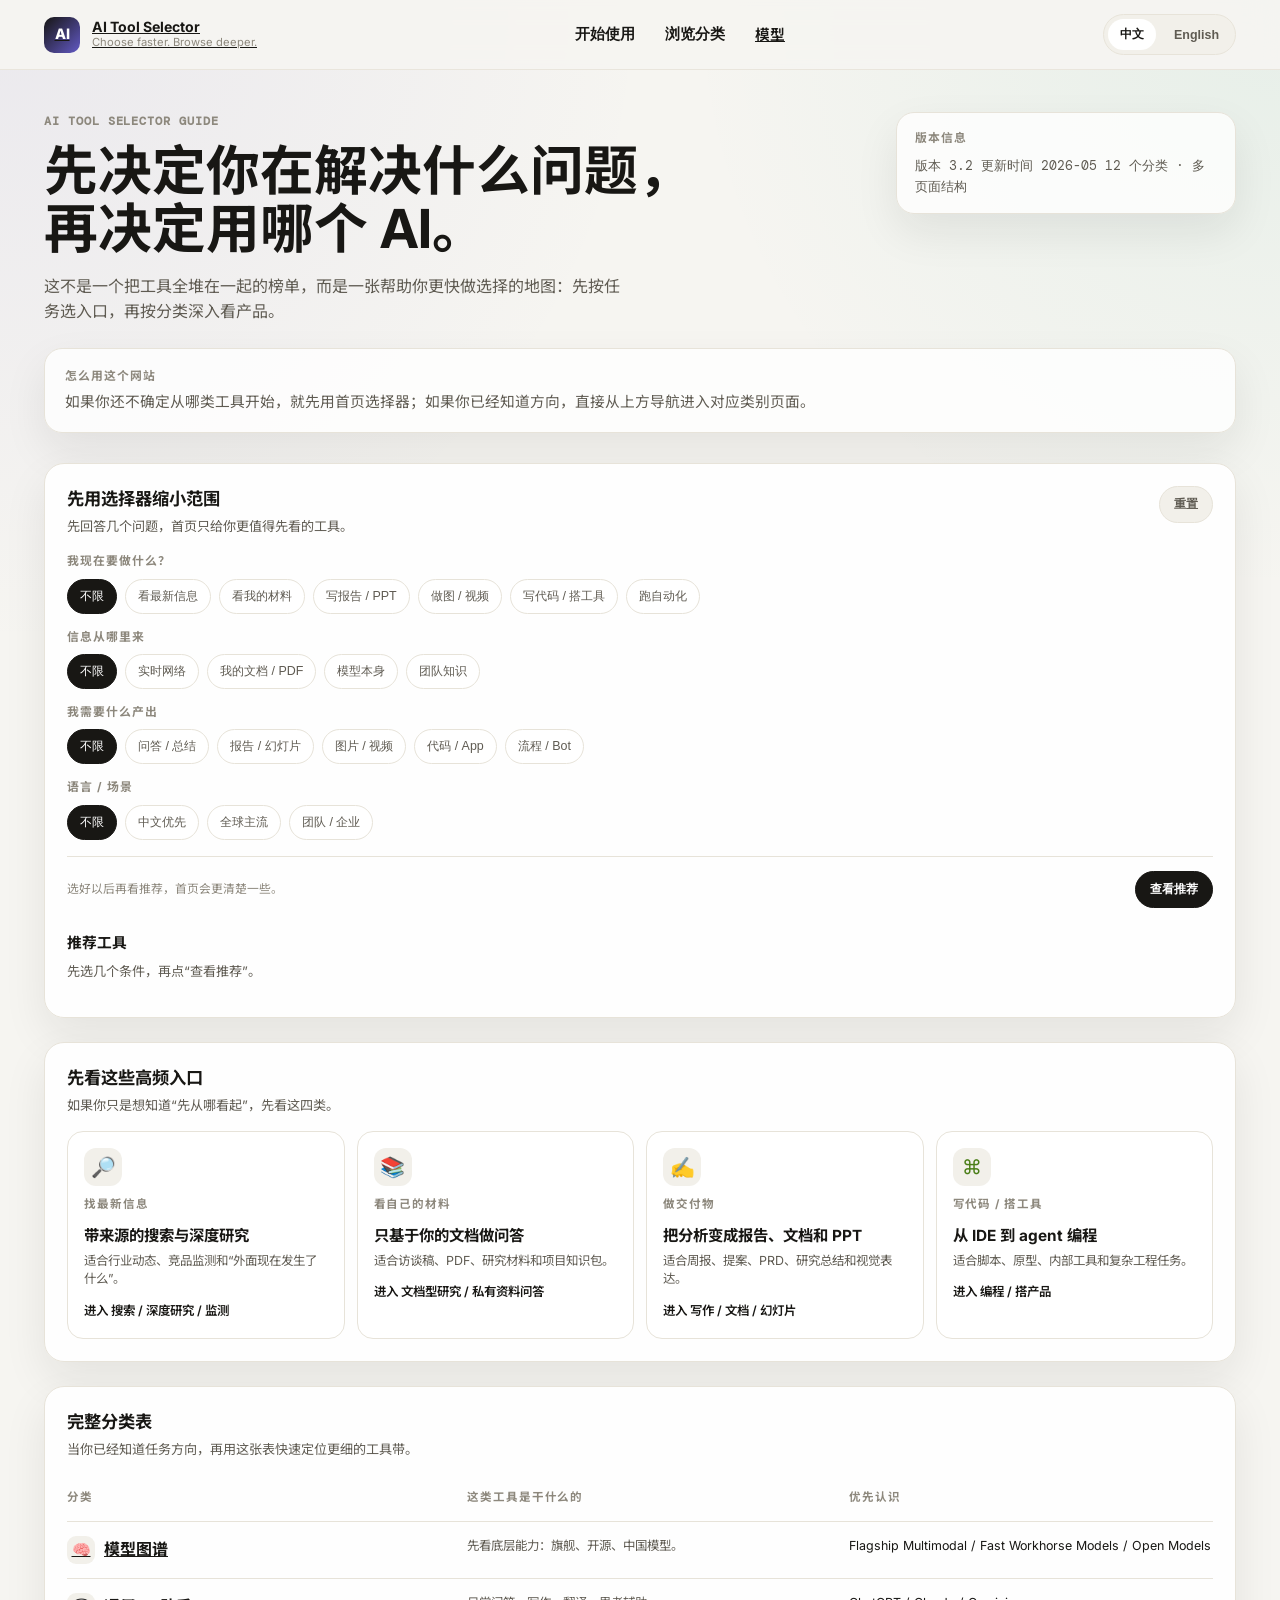
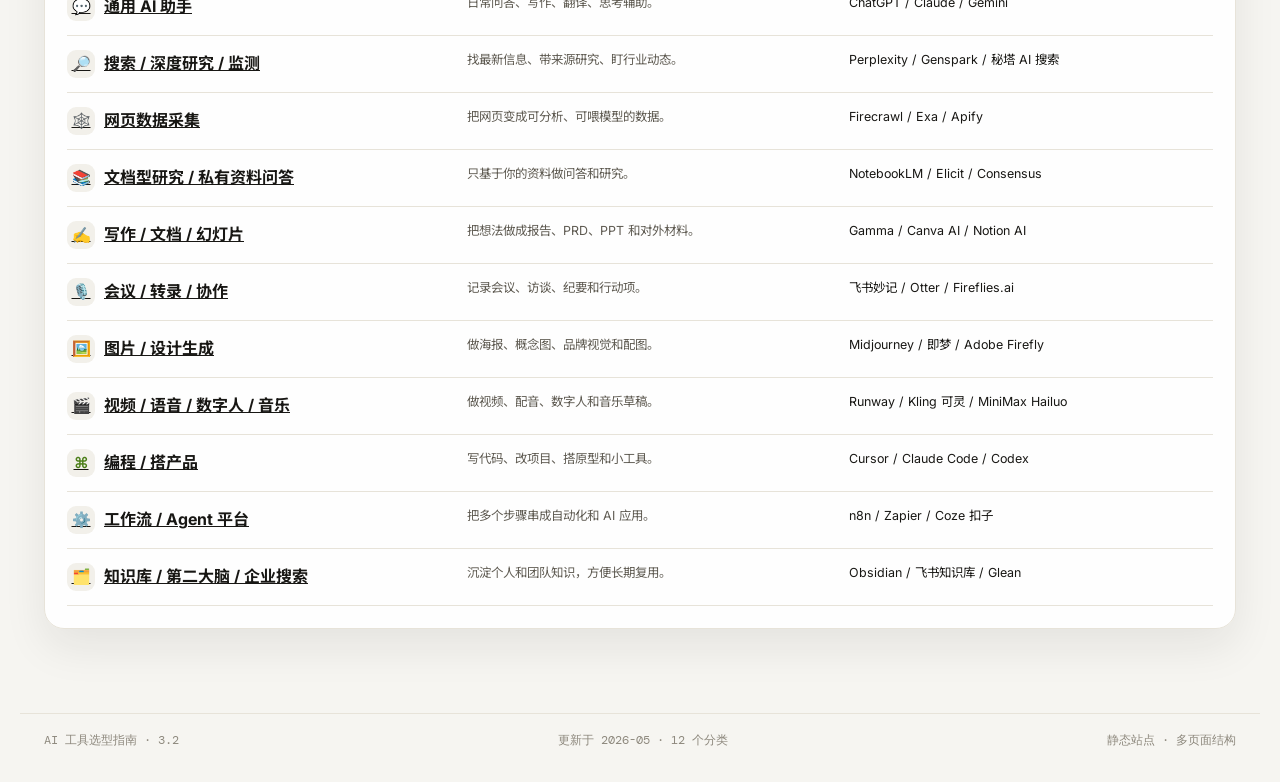
<file: index.html>
<!DOCTYPE html>
<html lang="zh-CN">
<head>
  <meta charset="UTF-8">
  <meta name="viewport" content="width=device-width, initial-scale=1.0">
  <title>AI Tool Selector Guide</title>
  <link rel="stylesheet" href="ai_styles.css">
</head>
<body data-page="home">
  <div id="topbar-root"></div>
  <main class="shell" id="home-root"></main>
  <div id="footer-root"></div>
  <script src="ai_data.js"></script>
  <script src="ai_app.js"></script>
</body>
</html>
</file>
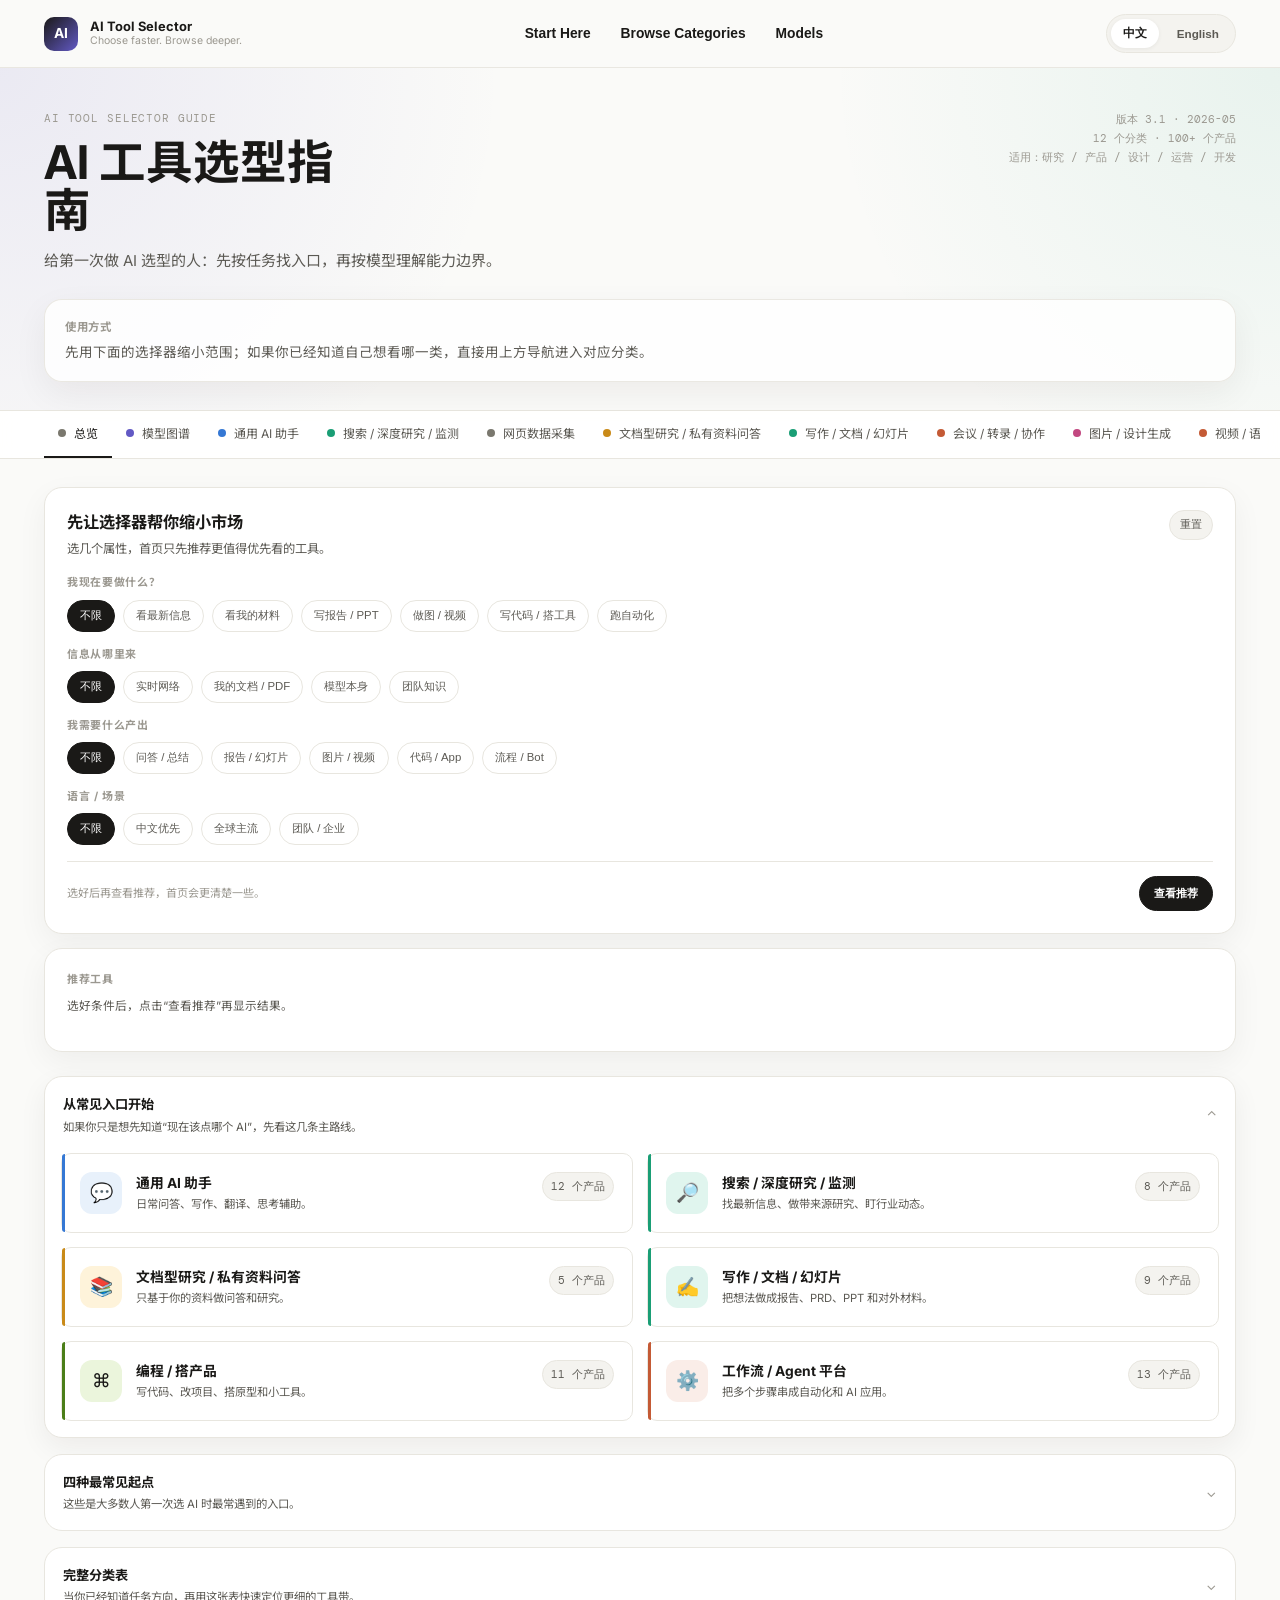
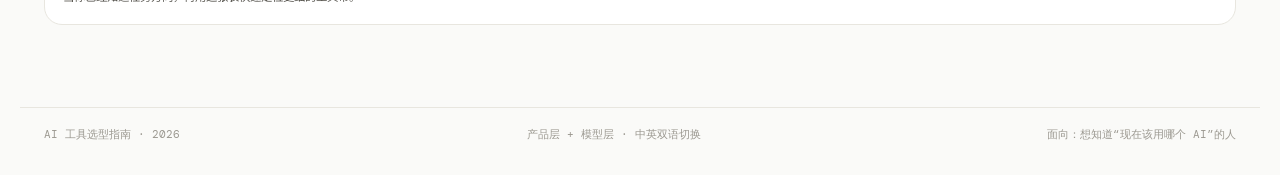
<file: ai_tools_guide.html>
<!DOCTYPE html>
<html lang="zh-CN">
<head>
<meta charset="UTF-8">
<meta name="viewport" content="width=device-width, initial-scale=1.0">
<title>AI 工具选型指南</title>
<style>
  @import url('https://fonts.googleapis.com/css2?family=Noto+Sans+SC:wght@300;400;500;700&family=Inter:wght@400;500;600;700&family=DM+Mono:wght@400;500&display=swap');

  * { box-sizing: border-box; margin: 0; padding: 0; }

  :root {
    --bg: #fafaf8;
    --surface: #ffffff;
    --surface-2: #f4f3ef;
    --border: #e8e6df;
    --border-2: #d5d2c8;
    --text: #1a1917;
    --text-2: #5c5a54;
    --text-3: #9b9890;
    --shadow: 0 10px 28px rgba(26, 25, 23, 0.06);
    --radius: 10px;

    --slate-bg: #f0efe8; --slate-mid: #7a786e; --slate-text: #3c3b36;
    --blue-bg: #e8f1fb; --blue-mid: #3578d4; --blue-text: #0d3d7a;
    --teal-bg: #e0f5ee; --teal-mid: #1a9e75; --teal-text: #085041;
    --purple-bg: #eeedfe; --purple-mid: #6259c4; --purple-text: #3a2e8e;
    --amber-bg: #fef3da; --amber-mid: #c98a18; --amber-text: #6b4408;
    --coral-bg: #faede8; --coral-mid: #c45a35; --coral-text: #7a2e14;
    --pink-bg: #fceaf2; --pink-mid: #c24880; --pink-text: #7a1f4a;
    --green-bg: #ebf5dc; --green-mid: #4b7e18; --green-text: #274409;
  }

  html { font-size: 15px; scroll-behavior: smooth; }
  body {
    background: var(--bg);
    color: var(--text);
    font-family: 'Inter', 'Noto Sans SC', 'PingFang SC', 'Microsoft YaHei', sans-serif;
    line-height: 1.6;
  }

  .page {
    max-width: 1240px;
    margin: 0 auto;
    padding: 0 24px 48px;
  }

  .topbar-wrap {
    position: sticky;
    top: 0;
    z-index: 120;
    background: rgba(250, 250, 248, 0.96);
    backdrop-filter: blur(12px);
    border-bottom: 1px solid rgba(232, 230, 223, 0.9);
  }

  .topbar {
    max-width: 1240px;
    margin: 0 auto;
    padding: 14px 24px;
    display: flex;
    align-items: center;
    justify-content: space-between;
    gap: 16px;
  }

  .brand {
    display: flex;
    align-items: center;
    gap: 12px;
    min-width: 0;
  }

  .brand-mark {
    width: 34px;
    height: 34px;
    border-radius: 10px;
    background: linear-gradient(135deg, #1a1917 0%, #6259c4 100%);
    color: #fff;
    display: flex;
    align-items: center;
    justify-content: center;
    font-size: 0.92rem;
    font-weight: 700;
    flex-shrink: 0;
  }

  .brand-copy {
    min-width: 0;
  }

  .brand-title {
    font-size: 0.86rem;
    font-weight: 700;
    line-height: 1.2;
  }

  .brand-sub {
    color: var(--text-3);
    font-size: 0.7rem;
    line-height: 1.2;
  }

  .mega-nav {
    display: flex;
    align-items: center;
    gap: 6px;
    flex: 1 1 auto;
    justify-content: center;
    min-width: 0;
  }

  .mega-item {
    position: relative;
  }

  .mega-trigger {
    appearance: none;
    border: 0;
    background: transparent;
    color: var(--text);
    font-size: 0.92rem;
    font-weight: 600;
    padding: 10px 12px;
    border-radius: 999px;
    cursor: pointer;
    white-space: nowrap;
  }

  .mega-item:hover .mega-trigger,
  .mega-item:focus-within .mega-trigger {
    background: var(--surface);
    box-shadow: 0 1px 0 rgba(0,0,0,0.04);
  }

  .mega-panel {
    position: absolute;
    left: 0;
    top: calc(100% + 10px);
    min-width: 760px;
    display: none;
    background: rgba(255,255,255,0.98);
    border: 1px solid var(--border);
    border-radius: 18px;
    box-shadow: 0 24px 56px rgba(26, 25, 23, 0.12);
    padding: 20px;
  }

  .mega-item:hover .mega-panel,
  .mega-item:focus-within .mega-panel {
    display: grid;
  }

  .mega-grid {
    display: grid;
    grid-template-columns: repeat(2, minmax(0, 1fr));
    gap: 24px;
  }

  .mega-col-title {
    font-size: 0.76rem;
    color: var(--text-3);
    font-weight: 700;
    letter-spacing: 0.08em;
    text-transform: uppercase;
    margin-bottom: 10px;
  }

  .mega-links {
    display: grid;
    gap: 8px;
  }

  .mega-link {
    display: block;
    text-decoration: none;
    color: inherit;
    padding: 10px 12px;
    border-radius: 12px;
    transition: background 0.15s ease;
  }

  .mega-link:hover {
    background: var(--surface-2);
  }

  .mega-link-title {
    font-size: 0.92rem;
    font-weight: 700;
    margin-bottom: 2px;
  }

  .mega-link-sub {
    color: var(--text-2);
    font-size: 0.76rem;
    line-height: 1.4;
  }

  .topbar-actions {
    display: flex;
    align-items: center;
    gap: 12px;
    flex-shrink: 0;
  }

  .header-wrap {
    background:
      radial-gradient(circle at top left, rgba(98, 89, 196, 0.10), transparent 38%),
      radial-gradient(circle at top right, rgba(26, 158, 117, 0.08), transparent 34%),
      var(--bg);
    border-bottom: 1px solid var(--border);
    margin-bottom: 0;
  }

  .header {
    max-width: 1240px;
    margin: 0 auto;
    padding: 42px 24px 28px;
  }

  .header-top {
    display: flex;
    align-items: flex-start;
    justify-content: space-between;
    gap: 20px;
    flex-wrap: nowrap;
  }

  .header-main {
    flex: 1 1 auto;
    min-width: 0;
  }

  .eyebrow {
    color: var(--text-3);
    font-size: 0.72rem;
    letter-spacing: 0.08em;
    text-transform: uppercase;
    margin-bottom: 12px;
    font-family: 'DM Mono', monospace;
  }

  h1 {
    font-size: 3.1rem;
    line-height: 1.03;
    margin-bottom: 14px;
    letter-spacing: 0;
    max-width: 11ch;
  }

  .subtitle {
    color: var(--text-2);
    font-size: 1rem;
    max-width: 60ch;
    white-space: normal;
    overflow: visible;
    text-overflow: clip;
  }

  .header-meta {
    flex: 0 0 260px;
    min-width: 260px;
    display: flex;
    flex-direction: column;
    align-items: flex-end;
    gap: 10px;
  }

  .meta-block {
    color: var(--text-3);
    font-size: 0.74rem;
    line-height: 1.7;
    text-align: right;
    font-family: 'DM Mono', monospace;
  }

  .lang-switch {
    display: inline-flex;
    gap: 6px;
    padding: 4px;
    border: 1px solid var(--border);
    border-radius: 999px;
    background: var(--surface-2);
  }

  .lang-btn {
    appearance: none;
    border: 0;
    background: transparent;
    color: var(--text-2);
    padding: 7px 12px;
    border-radius: 999px;
    font-size: 0.78rem;
    font-weight: 600;
    cursor: pointer;
  }

  .lang-btn.active {
    background: var(--surface);
    color: var(--text);
    box-shadow: 0 1px 4px rgba(0,0,0,0.06);
  }

  .hero-note {
    margin-top: 26px;
    padding: 18px 20px;
    border: 1px solid rgba(232, 230, 223, 0.9);
    border-radius: 18px;
    background: rgba(255,255,255,0.82);
    box-shadow: 0 12px 34px rgba(26, 25, 23, 0.06);
  }

  .hero-note-title {
    font-size: 0.76rem;
    color: var(--text-3);
    text-transform: uppercase;
    letter-spacing: 0.06em;
    margin-bottom: 6px;
    font-weight: 700;
  }

  .hero-note p {
    color: var(--text-2);
    font-size: 0.9rem;
    line-height: 1.5;
  }

  .selector-shell {
    display: grid;
    gap: 14px;
    margin: 28px 0 22px;
  }

  .selector-panel,
  .result-panel {
    background: var(--surface);
    border: 1px solid var(--border);
    border-radius: 18px;
    padding: 22px;
    box-shadow: 0 10px 30px rgba(26, 25, 23, 0.05);
  }

  .selector-heading {
    display: flex;
    align-items: flex-start;
    justify-content: space-between;
    gap: 10px;
    margin-bottom: 16px;
  }

  .selector-title {
    font-size: 1.08rem;
    font-weight: 700;
    margin-bottom: 3px;
  }

  .selector-sub {
    color: var(--text-2);
    font-size: 0.82rem;
  }

  .clear-btn {
    appearance: none;
    border: 1px solid var(--border);
    background: var(--surface-2);
    color: var(--text-2);
    border-radius: 999px;
    padding: 7px 10px;
    font-size: 0.72rem;
    cursor: pointer;
    white-space: nowrap;
  }

  .selector-actions {
    display: flex;
    align-items: center;
    justify-content: space-between;
    gap: 12px;
    margin-top: 16px;
    padding-top: 14px;
    border-top: 1px solid var(--border);
  }

  .selector-hint {
    color: var(--text-3);
    font-size: 0.74rem;
  }

  .apply-btn {
    appearance: none;
    border: 1px solid var(--text);
    background: var(--text);
    color: var(--surface);
    border-radius: 999px;
    padding: 9px 14px;
    font-size: 0.76rem;
    font-weight: 600;
    cursor: pointer;
    white-space: nowrap;
  }

  .filter-stack {
    display: grid;
    gap: 14px;
  }

  .filter-group {
    display: grid;
    gap: 8px;
  }

  .filter-label {
    font-size: 0.73rem;
    font-weight: 700;
    color: var(--text-3);
    text-transform: uppercase;
    letter-spacing: 0.06em;
  }

  .filter-pills {
    display: flex;
    flex-wrap: wrap;
    gap: 8px;
  }

  .filter-pill {
    appearance: none;
    border: 1px solid var(--border);
    background: var(--surface);
    color: var(--text-2);
    border-radius: 999px;
    padding: 8px 12px;
    font-size: 0.76rem;
    line-height: 1.2;
    cursor: pointer;
    transition: all 0.15s ease;
  }

  .filter-pill:hover {
    border-color: var(--border-2);
    color: var(--text);
  }

  .filter-pill.active {
    background: var(--text);
    color: var(--surface);
    border-color: var(--text);
  }

  .result-eyebrow {
    font-size: 0.73rem;
    font-weight: 700;
    color: var(--text-3);
    text-transform: uppercase;
    letter-spacing: 0.06em;
    margin-bottom: 8px;
  }

  .result-summary {
    color: var(--text-2);
    font-size: 0.78rem;
    margin-bottom: 14px;
  }

  .result-grid {
    display: grid;
    gap: 10px;
    grid-template-columns: repeat(auto-fit, minmax(280px, 1fr));
  }

  .result-card {
    border: 1px solid var(--border);
    border-radius: 12px;
    padding: 14px;
    background: var(--surface);
  }

  .result-top {
    display: flex;
    align-items: center;
    justify-content: space-between;
    gap: 10px;
    margin-bottom: 6px;
  }

  .result-id {
    display: flex;
    align-items: center;
    gap: 10px;
    min-width: 0;
  }

  .result-logo {
    width: 28px;
    height: 28px;
    border-radius: 8px;
    border: 1px solid var(--border);
    background: var(--surface-2);
    flex-shrink: 0;
  }

  .result-name {
    font-size: 0.86rem;
    font-weight: 700;
  }

  .result-category {
    color: var(--text-3);
    font-size: 0.71rem;
    white-space: nowrap;
  }

  .result-desc {
    color: var(--text-2);
    font-size: 0.76rem;
    line-height: 1.5;
    margin-bottom: 8px;
  }

  .result-why {
    color: var(--text);
    font-size: 0.75rem;
    line-height: 1.45;
  }

  .secondary-stack {
    display: grid;
    gap: 16px;
    margin-top: 24px;
  }

  .secondary-panel {
    background: var(--surface);
    border: 1px solid var(--border);
    border-radius: 18px;
    overflow: hidden;
  }

  .secondary-panel[open] {
    box-shadow: var(--shadow);
  }

  .secondary-summary {
    list-style: none;
    cursor: pointer;
    padding: 17px 18px;
    display: flex;
    align-items: center;
    justify-content: space-between;
    gap: 12px;
  }

  .secondary-summary::-webkit-details-marker {
    display: none;
  }

  .secondary-title {
    font-size: 0.88rem;
    font-weight: 700;
    margin-bottom: 2px;
  }

  .secondary-sub {
    font-size: 0.76rem;
    color: var(--text-2);
  }

  .secondary-chevron {
    color: var(--text-3);
    font-size: 0.9rem;
    transition: transform 0.15s ease;
  }

  .secondary-panel[open] .secondary-chevron {
    transform: rotate(180deg);
  }

  .secondary-body {
    padding: 0 16px 16px;
  }

  .nav-wrap {
    position: sticky;
    top: 64px;
    z-index: 60;
    background: rgba(255,255,255,0.88);
    backdrop-filter: blur(10px);
    border-bottom: 1px solid var(--border);
    margin-bottom: 28px;
  }

  .nav {
    max-width: 1240px;
    margin: 0 auto;
    padding: 0 24px;
    display: flex;
    gap: 0;
    overflow-x: auto;
    scrollbar-width: none;
  }

  .nav::-webkit-scrollbar { display: none; }

  .nav-item {
    flex-shrink: 0;
    padding: 13px 14px;
    font-size: 0.8rem;
    color: var(--text-2);
    border-bottom: 2px solid transparent;
    cursor: pointer;
    display: flex;
    align-items: center;
    gap: 8px;
    white-space: nowrap;
  }

  .nav-item.active {
    color: var(--text);
    border-bottom-color: var(--text);
  }

  .nav-dot {
    width: 8px;
    height: 8px;
    border-radius: 50%;
  }

  .overview-grid {
    display: grid;
    grid-template-columns: repeat(2, minmax(0, 1fr));
    gap: 14px;
  }

  .overview-panel {
    background: var(--surface);
    border: 1px solid var(--border);
    border-radius: 12px;
    overflow: hidden;
  }

  .overview-panel-head {
    display: flex;
    align-items: center;
    justify-content: space-between;
    gap: 12px;
    padding: 14px 16px;
    background: var(--surface-2);
    border-bottom: 1px solid var(--border);
  }

  .overview-panel-title {
    font-size: 0.9rem;
    font-weight: 700;
  }

  .overview-panel-sub {
    color: var(--text-2);
    font-size: 0.76rem;
  }

  .overview-table {
    width: 100%;
    border-collapse: collapse;
    table-layout: fixed;
  }

  .overview-table th,
  .overview-table td {
    padding: 12px 16px;
    border-bottom: 1px solid var(--border);
    vertical-align: top;
    text-align: left;
  }

  .overview-table tr:last-child td {
    border-bottom: 0;
  }

  .overview-table th {
    color: var(--text-3);
    font-size: 0.72rem;
    font-weight: 700;
    letter-spacing: 0.04em;
    text-transform: uppercase;
    background: rgba(244, 243, 239, 0.45);
  }

  .overview-table td {
    font-size: 0.78rem;
  }

  .overview-row-cat {
    display: flex;
    align-items: center;
    gap: 10px;
    min-width: 0;
  }

  .overview-row-dot {
    width: 10px;
    height: 10px;
    border-radius: 50%;
    flex-shrink: 0;
    background: var(--accent, var(--slate-mid));
  }

  .overview-row-name {
    font-weight: 700;
  }

  .overview-row-desc {
    color: var(--text-2);
    line-height: 1.5;
  }

  .overview-row-picks {
    color: var(--text);
    line-height: 1.5;
  }

  .overview-card {
    position: relative;
    background: var(--surface);
    border: 1px solid var(--border);
    border-radius: var(--radius);
    padding: 18px;
    display: grid;
    grid-template-columns: 42px minmax(0, 1fr) auto;
    align-items: center;
    gap: 14px;
    cursor: pointer;
    transition: transform 0.15s ease, box-shadow 0.15s ease, border-color 0.15s ease;
  }

  .overview-card:hover {
    transform: translateY(-1px);
    box-shadow: var(--shadow);
    border-color: var(--border-2);
  }

  .overview-card::before {
    content: "";
    position: absolute;
    left: 0;
    top: 0;
    bottom: 0;
    width: 3px;
    border-radius: 10px 0 0 10px;
    background: var(--accent, var(--slate-mid));
  }

  .overview-icon {
    width: 42px;
    height: 42px;
    border-radius: 12px;
    background: var(--accent-bg, var(--surface-2));
    display: flex;
    align-items: center;
    justify-content: center;
    font-size: 1.25rem;
    flex-shrink: 0;
  }

  .overview-name {
    font-size: 0.92rem;
    font-weight: 700;
    margin-bottom: 3px;
  }

  .overview-text {
    min-width: 0;
  }

  .overview-sub {
    color: var(--text-2);
    font-size: 0.75rem;
    line-height: 1.4;
    max-width: 40ch;
  }

  .overview-count {
    color: var(--text-2);
    font-size: 0.72rem;
    font-family: 'DM Mono', monospace;
    white-space: nowrap;
    padding: 5px 8px;
    border-radius: 999px;
    background: var(--surface-2);
    border: 1px solid var(--border);
    align-self: flex-start;
  }

  .section {
    display: none;
  }

  .section.active {
    display: block;
  }

  .section-header {
    display: flex;
    align-items: flex-start;
    gap: 14px;
    margin-bottom: 16px;
    padding-bottom: 16px;
    border-bottom: 1px solid var(--border);
  }

  .section-icon {
    width: 46px;
    height: 46px;
    border-radius: 12px;
    background: var(--accent-bg, var(--surface-2));
    display: flex;
    align-items: center;
    justify-content: center;
    font-size: 1.3rem;
    flex-shrink: 0;
  }

  .section-title {
    font-size: 1.22rem;
    font-weight: 700;
    margin-bottom: 3px;
  }

  .section-desc {
    color: var(--text-2);
    font-size: 0.84rem;
  }

  .when-label {
    font-size: 0.72rem;
    font-weight: 700;
    text-transform: uppercase;
    letter-spacing: 0.06em;
    color: var(--text-3);
    margin: 16px 0 10px;
  }

  .when-chips {
    display: flex;
    flex-wrap: wrap;
    gap: 8px;
    margin-bottom: 18px;
  }

  .when-chip {
    border: 1px solid var(--border-2);
    border-radius: 999px;
    padding: 5px 10px;
    font-size: 0.72rem;
    color: var(--text-2);
    background: var(--surface);
  }

  .tool-grid {
    display: grid;
    grid-template-columns: repeat(auto-fill, minmax(285px, 1fr));
    gap: 12px;
  }

  .tool-card {
    position: relative;
    background: var(--surface);
    border: 1px solid var(--border);
    border-radius: var(--radius);
    padding: 16px 16px 14px;
    overflow: hidden;
    transition: border-color 0.15s ease, box-shadow 0.15s ease;
  }

  .tool-card:hover {
    border-color: var(--border-2);
    box-shadow: var(--shadow);
  }

  .tool-card::before {
    content: "";
    position: absolute;
    left: 0;
    top: 0;
    bottom: 0;
    width: 3px;
    background: var(--accent, var(--slate-mid));
  }

  .tool-top {
    display: flex;
    align-items: flex-start;
    justify-content: space-between;
    gap: 10px;
    margin-bottom: 10px;
  }

  .tool-id {
    display: flex;
    gap: 12px;
    align-items: center;
    min-width: 0;
  }

  .tool-logo {
    width: 34px;
    height: 34px;
    border-radius: 10px;
    border: 1px solid var(--border);
    background: var(--surface-2);
    object-fit: cover;
    flex-shrink: 0;
  }

  .tool-name {
    font-size: 0.92rem;
    font-weight: 700;
    line-height: 1.35;
  }

  .tool-badges {
    display: flex;
    gap: 6px;
    flex-wrap: wrap;
    justify-content: flex-end;
  }

  .badge {
    border-radius: 999px;
    padding: 3px 8px;
    font-size: 0.66rem;
    font-weight: 600;
    border: 1px solid transparent;
    white-space: nowrap;
  }

  .badge-top { background: var(--amber-bg); color: var(--amber-text); border-color: #eec97a; }
  .badge-cn { background: var(--blue-bg); color: var(--blue-text); border-color: #7aaeee; }
  .badge-open { background: var(--teal-bg); color: var(--teal-text); border-color: #7ed2bb; }
  .badge-enterprise { background: var(--purple-bg); color: var(--purple-text); border-color: #aaa4ec; }
  .badge-new { background: var(--coral-bg); color: var(--coral-text); border-color: #eaa48a; }
  .badge-local { background: var(--slate-bg); color: var(--slate-text); border-color: #b8b5aa; }

  .tool-desc {
    font-size: 0.79rem;
    color: var(--text-2);
    line-height: 1.58;
    margin-bottom: 12px;
  }

  .tool-detail {
    border-top: 1px solid var(--border);
    padding-top: 12px;
    display: grid;
    gap: 7px;
  }

  .detail-row {
    display: grid;
    grid-template-columns: 46px 1fr;
    gap: 8px;
    font-size: 0.75rem;
    line-height: 1.5;
  }

  .detail-label {
    color: var(--text-3);
    font-weight: 700;
  }

  .detail-val {
    color: var(--text-2);
  }

  .decision-section {
    margin-top: 28px;
    padding-top: 20px;
    border-top: 1px solid var(--border);
  }

  .decision-title {
    font-size: 0.72rem;
    font-weight: 700;
    text-transform: uppercase;
    letter-spacing: 0.06em;
    color: var(--text-3);
    margin-bottom: 10px;
  }

  .decision-grid {
    display: grid;
    grid-template-columns: repeat(2, minmax(0, 1fr));
    gap: 12px;
  }

  .decision-card {
    background: var(--surface);
    border: 1px solid var(--border);
    border-radius: 10px;
    padding: 14px;
  }

  .decision-q {
    font-size: 0.78rem;
    font-weight: 700;
    margin-bottom: 5px;
  }

  .decision-a {
    color: var(--text-2);
    font-size: 0.75rem;
    line-height: 1.55;
  }

  .decision-a strong {
    color: var(--text);
  }

  .footer {
    max-width: 1240px;
    margin: 34px auto 0;
    padding: 18px 24px 32px;
    border-top: 1px solid var(--border);
    color: var(--text-3);
    font-size: 0.72rem;
    display: flex;
    justify-content: space-between;
    gap: 12px;
    flex-wrap: wrap;
    font-family: 'DM Mono', monospace;
  }

  @media (max-width: 900px) {
    .topbar {
      flex-wrap: wrap;
      justify-content: space-between;
    }

    .mega-nav {
      order: 3;
      width: 100%;
      justify-content: flex-start;
      overflow-x: auto;
      padding-bottom: 2px;
    }

    .mega-panel {
      min-width: 620px;
    }

    .header-top {
      flex-wrap: wrap;
    }

    .header-meta {
      flex: 1 1 100%;
      min-width: 0;
      align-items: flex-start;
    }

    .overview-grid {
      grid-template-columns: repeat(2, minmax(0, 1fr));
    }

    .decision-grid {
      grid-template-columns: 1fr;
    }
  }

  @media (max-width: 700px) {
    .topbar {
      padding-left: 16px;
      padding-right: 16px;
    }

    .brand-sub {
      display: none;
    }

    .mega-panel {
      display: none !important;
    }

    .page, .header, .nav {
      padding-left: 16px;
      padding-right: 16px;
    }

    .header-top {
      flex-direction: column;
      align-items: flex-start;
    }

    .header-meta {
      flex: 1 1 auto;
      min-width: 0;
      align-items: flex-start;
    }

    .selector-heading {
      flex-direction: column;
      align-items: flex-start;
    }

    .selector-actions {
      flex-direction: column;
      align-items: flex-start;
    }

    .subtitle {
      white-space: normal;
      overflow: visible;
      text-overflow: clip;
    }

    h1 {
      font-size: 2.35rem;
      max-width: 100%;
    }

    .overview-grid {
      grid-template-columns: 1fr;
    }

    .secondary-body {
      padding: 0 12px 12px;
    }

    .overview-table,
    .overview-table thead,
    .overview-table tbody,
    .overview-table tr,
    .overview-table th,
    .overview-table td {
      display: block;
      width: 100%;
    }

    .overview-table thead {
      display: none;
    }

    .overview-table td {
      padding-top: 8px;
      padding-bottom: 8px;
      border-bottom: 0;
    }

    .overview-table tr {
      padding: 12px 0;
      border-bottom: 1px solid var(--border);
    }

    .tool-grid {
      grid-template-columns: 1fr;
    }
  }

  @media print {
    .nav-wrap { position: static; backdrop-filter: none; }
    .section { display: block !important; page-break-inside: avoid; }
    .section + .section { page-break-before: always; }
  }
</style>
</head>
<body>
  <div class="topbar-wrap">
    <div class="topbar">
      <div class="brand">
        <div class="brand-mark">AI</div>
        <div class="brand-copy">
          <div class="brand-title">AI Tool Selector</div>
          <div class="brand-sub">Choose faster. Browse deeper.</div>
        </div>
      </div>
      <div class="mega-nav">
        <div class="mega-item">
          <button class="mega-trigger">Start Here</button>
          <div class="mega-panel">
            <div class="mega-grid">
              <div>
                <div class="mega-col-title">Common Routes</div>
                <div class="mega-links">
                  <a class="mega-link" href="#" onclick="switchTab('overview'); return false;">
                    <div class="mega-link-title">Homepage Selector</div>
                    <div class="mega-link-sub">Use filters first if you are still figuring out what kind of tool you need.</div>
                  </a>
                  <a class="mega-link" href="#" onclick="switchTab('search'); return false;">
                    <div class="mega-link-title">Find live information</div>
                    <div class="mega-link-sub">Search the web, monitor trends, and compare current tools or competitors.</div>
                  </a>
                  <a class="mega-link" href="#" onclick="switchTab('docs'); return false;">
                    <div class="mega-link-title">Ask your own materials</div>
                    <div class="mega-link-sub">Upload interview transcripts, PDFs, notes, and internal docs.</div>
                  </a>
                  <a class="mega-link" href="#" onclick="switchTab('content'); return false;">
                    <div class="mega-link-title">Turn work into deliverables</div>
                    <div class="mega-link-sub">Make reports, decks, summaries, and polished output.</div>
                  </a>
                </div>
              </div>
              <div>
                <div class="mega-col-title">Most Common First Picks</div>
                <div class="mega-links">
                  <a class="mega-link" href="#" onclick="switchTab('assistants'); return false;">
                    <div class="mega-link-title">General AI assistants</div>
                    <div class="mega-link-sub">Start with ChatGPT, Claude, Gemini, Kimi, and DeepSeek.</div>
                  </a>
                  <a class="mega-link" href="#" onclick="switchTab('images'); return false;">
                    <div class="mega-link-title">Image and visual tools</div>
                    <div class="mega-link-sub">Explore Midjourney, Jimeng, Firefly, and design-first visual tools.</div>
                  </a>
                  <a class="mega-link" href="#" onclick="switchTab('coding'); return false;">
                    <div class="mega-link-title">Coding and app building</div>
                    <div class="mega-link-sub">Find IDE copilots, agentic coding tools, and fast prototyping products.</div>
                  </a>
                  <a class="mega-link" href="#" onclick="switchTab('agents'); return false;">
                    <div class="mega-link-title">Automation and agents</div>
                    <div class="mega-link-sub">Connect workflows, bots, and internal AI apps across tools.</div>
                  </a>
                </div>
              </div>
            </div>
          </div>
        </div>
        <div class="mega-item">
          <button class="mega-trigger">Browse Categories</button>
          <div class="mega-panel">
            <div class="mega-grid">
              <div>
                <div class="mega-col-title">Product Layers</div>
                <div class="mega-links">
                  <a class="mega-link" href="#" onclick="switchTab('assistants'); return false;">
                    <div class="mega-link-title">Everyday AI Assistants</div>
                    <div class="mega-link-sub">General-purpose tools for asking, writing, translating, and thinking.</div>
                  </a>
                  <a class="mega-link" href="#" onclick="switchTab('search'); return false;">
                    <div class="mega-link-title">Search / Deep Research</div>
                    <div class="mega-link-sub">Tools for live web search, source-backed answers, and monitoring.</div>
                  </a>
                  <a class="mega-link" href="#" onclick="switchTab('docs'); return false;">
                    <div class="mega-link-title">Document-grounded Research</div>
                    <div class="mega-link-sub">AI that answers from your own materials instead of the open web.</div>
                  </a>
                  <a class="mega-link" href="#" onclick="switchTab('content'); return false;">
                    <div class="mega-link-title">Writing / Docs / Slides</div>
                    <div class="mega-link-sub">Tools that turn ideas into deliverables people can actually use.</div>
                  </a>
                  <a class="mega-link" href="#" onclick="switchTab('meetings'); return false;">
                    <div class="mega-link-title">Meetings / Transcription</div>
                    <div class="mega-link-sub">Capture interviews, meeting notes, and action items.</div>
                  </a>
                  <a class="mega-link" href="#" onclick="switchTab('knowledge'); return false;">
                    <div class="mega-link-title">Knowledge Base / Second Brain</div>
                    <div class="mega-link-sub">Long-term storage, retrieval, and internal knowledge organization.</div>
                  </a>
                </div>
              </div>
              <div>
                <div class="mega-col-title">Creation + Build</div>
                <div class="mega-links">
                  <a class="mega-link" href="#" onclick="switchTab('images'); return false;">
                    <div class="mega-link-title">Image / Design Generation</div>
                    <div class="mega-link-sub">Posters, concept visuals, brand assets, and design exploration.</div>
                  </a>
                  <a class="mega-link" href="#" onclick="switchTab('video'); return false;">
                    <div class="mega-link-title">Video / Voice / Music</div>
                    <div class="mega-link-sub">Short videos, avatars, voiceovers, and music drafts.</div>
                  </a>
                  <a class="mega-link" href="#" onclick="switchTab('coding'); return false;">
                    <div class="mega-link-title">Coding / App Building</div>
                    <div class="mega-link-sub">Write code, modify projects, and generate prototypes or apps.</div>
                  </a>
                  <a class="mega-link" href="#" onclick="switchTab('agents'); return false;">
                    <div class="mega-link-title">Workflow / Agent Platforms</div>
                    <div class="mega-link-sub">Automations, AI apps, multi-step workflows, and bots.</div>
                  </a>
                  <a class="mega-link" href="#" onclick="switchTab('scraping'); return false;">
                    <div class="mega-link-title">Web Data Collection</div>
                    <div class="mega-link-sub">Turn websites into structured data or LLM-ready context.</div>
                  </a>
                  <a class="mega-link" href="#" onclick="switchTab('models'); return false;">
                    <div class="mega-link-title">Model Taxonomy</div>
                    <div class="mega-link-sub">Understand the engines under the products: flagship, open, and Chinese models.</div>
                  </a>
                </div>
              </div>
            </div>
          </div>
        </div>
        <div class="mega-item">
          <button class="mega-trigger" onclick="switchTab('models')">Models</button>
        </div>
      </div>
      <div class="topbar-actions">
        <div class="lang-switch" aria-label="Language switch">
          <button class="lang-btn active" data-lang="zh">中文</button>
          <button class="lang-btn" data-lang="en">English</button>
        </div>
      </div>
    </div>
  </div>
  <div class="header-wrap">
    <div class="header">
      <div class="header-top">
        <div class="header-main">
          <div class="eyebrow" id="eyebrow">AI Tool Selector Guide</div>
          <h1 id="page-title"></h1>
          <p class="subtitle" id="page-subtitle"></p>
        </div>
        <div class="header-meta">
          <div class="meta-block" id="meta-block"></div>
        </div>
      </div>
      <div class="hero-note">
        <div class="hero-note-title" id="hero-note-title-1"></div>
        <p id="hero-note-body-1"></p>
      </div>
    </div>
  </div>

  <div class="nav-wrap">
    <div class="nav" id="nav"></div>
  </div>

  <div class="page">
    <div id="tab-overview" class="section active">
      <div class="selector-shell">
        <div class="selector-panel">
          <div class="selector-heading">
            <div>
              <div class="selector-title" id="selector-title"></div>
              <div class="selector-sub" id="selector-sub"></div>
            </div>
            <button class="clear-btn" id="clear-filters-btn" onclick="resetFilters()"></button>
          </div>
          <div class="filter-stack" id="selector-filters"></div>
          <div class="selector-actions">
            <div class="selector-hint" id="selector-hint"></div>
            <button class="apply-btn" id="apply-filters-btn" onclick="applyFilters()"></button>
          </div>
        </div>
        <div class="result-panel" id="result-panel">
          <div class="result-eyebrow" id="results-title"></div>
          <div class="result-summary" id="results-summary"></div>
          <div class="result-grid" id="results-grid"></div>
        </div>
      </div>
      <div class="secondary-stack">
        <details class="secondary-panel" open>
          <summary class="secondary-summary">
            <div>
              <div class="secondary-title" id="featured-block-title"></div>
              <div class="secondary-sub" id="featured-block-sub"></div>
            </div>
            <span class="secondary-chevron">⌄</span>
          </summary>
          <div class="secondary-body">
            <div class="overview-grid" id="overview-grid"></div>
          </div>
        </details>
        <details class="secondary-panel">
          <summary class="secondary-summary">
            <div>
              <div class="secondary-title" id="quick-title"></div>
              <div class="secondary-sub" id="quick-subtitle"></div>
            </div>
            <span class="secondary-chevron">⌄</span>
          </summary>
          <div class="secondary-body">
            <div class="decision-grid" id="quick-grid"></div>
          </div>
        </details>
        <details class="secondary-panel">
          <summary class="secondary-summary">
            <div>
              <div class="secondary-title" id="overview-panel-title"></div>
              <div class="secondary-sub" id="overview-panel-sub"></div>
            </div>
            <span class="secondary-chevron">⌄</span>
          </summary>
          <div class="secondary-body">
            <table class="overview-table">
              <thead>
                <tr>
                  <th id="overview-head-1"></th>
                  <th id="overview-head-2"></th>
                  <th id="overview-head-3"></th>
                </tr>
              </thead>
              <tbody id="overview-table-body"></tbody>
            </table>
          </div>
        </details>
      </div>
    </div>
    <div id="sections-root"></div>
  </div>

  <div class="footer">
    <span id="footer-left"></span>
    <span id="footer-mid"></span>
    <span id="footer-right"></span>
  </div>

<script>
const uiText = {
  zh: {
    title: 'AI 工具选型指南',
    subtitle: '给第一次做 AI 选型的人：先按任务找入口，再按模型理解能力边界。',
    meta: '版本 3.1 · 2026-05\\n12 个分类 · 100+ 个产品\\n适用：研究 / 产品 / 设计 / 运营 / 开发',
    hero1Title: '第一步：先判断任务',
    hero1Body: '你现在更像是在找信息、读材料、出报告、做图、写代码，还是跑自动化？',
    hero2Title: '第二步：再判断来源',
    hero2Body: '答案需要来自实时网络、你自己的文档、团队知识库，还是模型本身的常识？',
    hero3Title: '第三步：再看产出',
    hero3Body: '你要的是聊天问答、研究报告、PPT、图片视频、代码，还是可重复执行的流程？',
    featuredBlockTitle: '从常见入口开始',
    featuredBlockSub: '如果你只是想先知道“现在该点哪个 AI”，先看这几条主路线。',
    overviewPanelTitle: '完整分类表',
    overviewPanelSub: '当你已经知道任务方向，再用这张表快速定位更细的工具带。',
    overviewHead1: '分类',
    overviewHead2: '这类工具是干什么的',
    overviewHead3: '优先认识',
    quickTitle: '最常见的四种起点',
    quick: [
      ['我要看最新行业信息', '用 <strong>Perplexity</strong> 或 <strong>Genspark</strong>，适合实时搜索、带来源研究。'],
      ['我要只基于自己的材料问答', '用 <strong>NotebookLM</strong>，最适合文档型研究和访谈材料。'],
      ['我要快速产出报告 / PPT', '用 <strong>Gamma</strong>、<strong>Canva AI</strong>、<strong>Notion AI</strong>。'],
      ['我要做中文长文和中文协作', '先看 <strong>Kimi</strong>、<strong>DeepSeek</strong>、<strong>豆包</strong>、<strong>通义千问</strong>。']
    ],
    overviewSection: '总览',
    toolCount: '个产品',
    whenLabel: '适用场景',
    decisionTitle: '如何选',
    detailFit: '适合',
    detailWhy: '看点',
    footerLeft: 'AI 工具选型指南 · 2026',
    footerMid: '产品层 + 模型层 · 中英双语切换',
    footerRight: '面向：想知道“现在该用哪个 AI”的人'
  },
  en: {
    title: 'AI Tool Selector Guide',
    subtitle: 'For first-time AI selection: start with the job, then compare model capability layers.',
    meta: 'Version 3.1 · 2026-05\\n12 categories · 100+ products\\nFor research / product / design / ops / engineering',
    hero1Title: 'Step 1: Pick the job',
    hero1Body: 'Are you searching the web, reading source material, making a deck, generating visuals, coding, or automating work?',
    hero2Title: 'Step 2: Pick the source',
    hero2Body: 'Should the answer come from the live web, your own files, a team knowledge base, or the model’s built-in knowledge?',
    hero3Title: 'Step 3: Pick the output',
    hero3Body: 'Do you need a chat answer, a report, slides, images, code, or a repeatable workflow?',
    featuredBlockTitle: 'Start with common routes',
    featuredBlockSub: 'If you just want to know which AI to try first, begin with these main lanes.',
    overviewPanelTitle: 'Full Taxonomy',
    overviewPanelSub: 'Once you know the task direction, use this table to zoom into the right tool lane.',
    overviewHead1: 'Category',
    overviewHead2: 'What It Covers',
    overviewHead3: 'Start With',
    quickTitle: 'Four common starting points',
    quick: [
      ['I need live web research', 'Use <strong>Perplexity</strong> or <strong>Genspark</strong> for up-to-date search with sources.'],
      ['I need answers only from my own files', 'Use <strong>NotebookLM</strong> for document-grounded research and interview materials.'],
      ['I need a report or deck fast', 'Use <strong>Gamma</strong>, <strong>Canva AI</strong>, or <strong>Notion AI</strong>.'],
      ['I need strong Chinese-language support', 'Start with <strong>Kimi</strong>, <strong>DeepSeek</strong>, <strong>Doubao</strong>, and <strong>Qwen</strong>.']
    ],
    overviewSection: 'Overview',
    toolCount: 'products',
    whenLabel: 'Use Cases',
    decisionTitle: 'How To Choose',
    detailFit: 'Best For',
    detailWhy: 'Why',
    footerLeft: 'AI Tool Selector Guide · 2026',
    footerMid: 'Product layer + model layer · Bilingual toggle',
    footerRight: 'For anyone asking: “which AI should I use now?”'
  }
};

const categories = [
  {
    id: 'models',
    icon: '🧠',
    accent: 'var(--purple-mid)',
    accentBg: 'var(--purple-bg)',
    title: { zh: '模型图谱', en: 'Model Taxonomy' },
    desc: {
      zh: '先理解底层能力层：旗舰多模态、快模型、开源模型，以及中国主流模型家族。',
      en: 'Understand the model layer first: flagship multimodal, fast workhorse, open models, and major Chinese model families.'
    },
    chips: {
      zh: ['旗舰多模态', '开源模型', '中国模型', '推理与成本平衡'],
      en: ['Flagship multimodal', 'Open models', 'Chinese model families', 'Reasoning vs. speed']
    },
    decisions: {
      zh: [
        ['要最强综合能力', '看 <strong>GPT-5.4</strong>、<strong>Claude Opus 4.6</strong>、<strong>Gemini 3.1 Pro</strong>。'],
        ['要日常主力和更快响应', '看 <strong>Claude Sonnet 4.6</strong>、<strong>Gemini 3 Flash</strong>、<strong>Gemini 3.1 Flash-Lite</strong>。'],
        ['要开放生态或本地部署', '看 <strong>Gemma 4</strong>、<strong>Llama 4</strong>、<strong>Qwen</strong>、<strong>DeepSeek</strong>。'],
        ['要中国语境和本土生态', '看 <strong>豆包 Seed</strong>、<strong>MiniMax</strong>、<strong>混元</strong>、<strong>文心</strong>、<strong>GLM</strong>。']
      ],
      en: [
        ['Need the highest-end frontier stack', 'Look at <strong>GPT-5.4</strong>, <strong>Claude Opus 4.6</strong>, and <strong>Gemini 3.1 Pro</strong>.'],
        ['Need fast daily production models', 'Look at <strong>Claude Sonnet 4.6</strong>, <strong>Gemini 3 Flash</strong>, and <strong>Gemini 3.1 Flash-Lite</strong>.'],
        ['Need open ecosystems or local deployment', 'Look at <strong>Gemma 4</strong>, <strong>Llama 4</strong>, <strong>Qwen</strong>, and <strong>DeepSeek</strong>.'],
        ['Need Chinese-first model ecosystems', 'Look at <strong>Doubao Seed</strong>, <strong>MiniMax</strong>, <strong>Hunyuan</strong>, <strong>ERNIE</strong>, and <strong>GLM</strong>.']
      ]
    },
    tools: [
      {
        name: '旗舰多模态',
        logo: 'https://www.google.com/s2/favicons?domain=openai.com&sz=64',
        badges: ['top'],
        desc: {
          zh: '适合做高难度推理、跨模态分析、复杂编程和高价值任务，是 2026 年主流闭源能力天花板。',
          en: 'Best for frontier reasoning, multimodal analysis, complex coding, and high-value tasks across major proprietary stacks.'
        },
        fit: {
          zh: '企业主力模型、复杂研究、Agent 与编程',
          en: 'Enterprise default models, deep research, agents, and coding'
        },
        why: {
          zh: 'GPT-5.4 · Claude Opus 4.6 · Gemini 3.1 Pro',
          en: 'GPT-5.4 · Claude Opus 4.6 · Gemini 3.1 Pro'
        }
      },
      {
        name: '快模型 / 主力模型',
        logo: 'https://www.google.com/s2/favicons?domain=anthropic.com&sz=64',
        badges: [],
        desc: {
          zh: '更适合团队日常大规模使用：速度、成本、质量更平衡，通常是写作、分析和协作的常用默认档。',
          en: 'The daily workhorse tier: a better balance of speed, cost, and quality for writing, analysis, and large-scale use.'
        },
        fit: {
          zh: '日常写作、分析、协作、批量任务',
          en: 'Daily writing, analysis, collaboration, and batch workflows'
        },
        why: {
          zh: 'Claude Sonnet 4.6 · Gemini 3 Flash · Gemini 3.1 Flash-Lite',
          en: 'Claude Sonnet 4.6 · Gemini 3 Flash · Gemini 3.1 Flash-Lite'
        }
      },
      {
        name: '全球开源模型',
        logo: 'https://www.google.com/s2/favicons?domain=ai.google.dev&sz=64',
        badges: ['open'],
        desc: {
          zh: '适合自建、微调、本地部署和开发者生态，强调开放权重与可控性。',
          en: 'Best for self-hosting, fine-tuning, local deployment, and developer ecosystems built around open weights.'
        },
        fit: {
          zh: '自定义应用、本地推理、开发者平台',
          en: 'Custom apps, local inference, and developer platforms'
        },
        why: {
          zh: 'Gemma 4（Google）· Llama 4（Meta）',
          en: 'Gemma 4 (Google) · Llama 4 (Meta)'
        }
      },
      {
        name: '中国闭源主力模型',
        logo: 'https://www.google.com/s2/favicons?domain=minimax.io&sz=64',
        badges: ['cn'],
        desc: {
          zh: '适合中文语境、国内产品生态、商业落地和多模态场景，是中国大厂与独角兽的核心能力层。',
          en: 'Designed for Chinese-language use, local ecosystems, enterprise rollout, and multimodal product stacks.'
        },
        fit: {
          zh: '国内办公生态、中文助手、企业应用',
          en: 'Chinese enterprise stacks, assistants, and local products'
        },
        why: {
          zh: 'Doubao Seed · MiniMax M2.7 · 腾讯混元 HY 2.0 Think · ERNIE 4.5',
          en: 'Doubao Seed · MiniMax M2.7 · Tencent Hunyuan HY 2.0 Think · ERNIE 4.5'
        }
      },
      {
        name: '中国开发者偏爱模型',
        logo: 'https://www.google.com/s2/favicons?domain=qwenlm.ai&sz=64',
        badges: ['cn', 'open'],
        desc: {
          zh: '这些模型在中国开发者圈和开源生态里非常活跃，适合编程、推理和自建工作流。',
          en: 'These are the major Chinese developer-favorite models for coding, reasoning, and self-built workflows.'
        },
        fit: {
          zh: '开发者、自建平台、开源推理、工程集成',
          en: 'Developers, self-hosted stacks, open inference, engineering integration'
        },
        why: {
          zh: 'Qwen 3.x · GLM-4.5 · DeepSeek-V3.1 · DeepSeek-R1',
          en: 'Qwen 3.x · GLM-4.5 · DeepSeek-V3.1 · DeepSeek-R1'
        }
      }
    ]
  },
  {
    id: 'assistants',
    icon: '💬',
    accent: 'var(--blue-mid)',
    accentBg: 'var(--blue-bg)',
    title: { zh: '通用 AI 助手', en: 'Everyday AI Assistants' },
    desc: {
      zh: '日常问答、写作、翻译、头脑风暴、信息解释，适合大多数人每天打开就用。',
      en: 'Daily Q&A, writing, translation, brainstorming, and general-purpose help for most users.'
    },
    chips: {
      zh: ['日常问答', '写作润色', '翻译', '框架搭建', '中文主流工具'],
      en: ['Everyday Q&A', 'Writing', 'Translation', 'Framework thinking', 'Mainstream Chinese tools']
    },
    decisions: {
      zh: [
        ['想要最通用、生态最全', '选 <strong>ChatGPT</strong>。'],
        ['想要文字质感和推理感更强', '选 <strong>Claude</strong>。'],
        ['想吃 Google 生态和多模态', '选 <strong>Gemini</strong>。'],
        ['想要中文性价比与长文处理', '选 <strong>Kimi</strong> 或 <strong>DeepSeek</strong>。']
      ],
      en: [
        ['Want the broadest general-purpose tool', 'Pick <strong>ChatGPT</strong>.'],
        ['Want stronger writing texture and reasoning feel', 'Pick <strong>Claude</strong>.'],
        ['Want Google ecosystem and multimodality', 'Pick <strong>Gemini</strong>.'],
        ['Want strong Chinese value and long-context use', 'Pick <strong>Kimi</strong> or <strong>DeepSeek</strong>.']
      ]
    },
    tools: [
      { name: 'ChatGPT', domain: 'chatgpt.com', badges: ['top'], desc: { zh: '通用能力最均衡的入口，适合写作、分析、学习、研究和轻度创作。', en: 'The broadest general-purpose entry point for writing, analysis, learning, research, and light creation.' }, fit: { zh: '大多数人的默认主力 AI', en: 'The default AI for most people' }, why: { zh: '生态完整，产品能力广，适合长期主用', en: 'Broad capabilities, mature product surface, good long-term default' } },
      { name: 'Claude', domain: 'claude.ai', badges: ['top'], desc: { zh: '长文理解和写作质感很强，常被用于归纳、分析、报告和精修文稿。', en: 'Known for strong long-form reasoning and polished writing, often used for synthesis and reporting.' }, fit: { zh: '高质量写作、分析、结构化表达', en: 'High-quality writing, analysis, and structured expression' }, why: { zh: '文字输出稳定，适合深度内容工作', en: 'Reliable writing quality for deep content work' } },
      { name: 'Gemini', domain: 'gemini.google.com', badges: [], desc: { zh: 'Google 体系的通用 AI 助手，适合多模态输入和一次性喂入大量材料。', en: 'Google’s general assistant, strong for multimodal inputs and handling large context windows.' }, fit: { zh: '大材料处理、Google 生态用户', en: 'Large-context work and Google ecosystem users' }, why: { zh: '大上下文、多模态、文档结合强', en: 'Large context, multimodality, strong doc handling' } },
      { name: 'DeepSeek', domain: 'deepseek.com', badges: ['cn'], desc: { zh: '中文表现强、性价比高，很多人拿它做中文分析、代码和长文问答。', en: 'High-value Chinese-first assistant used heavily for analysis, coding, and long-form Q&A.' }, fit: { zh: '中文推理、开发者、预算敏感用户', en: 'Chinese reasoning, developers, and cost-sensitive users' }, why: { zh: '中文好用，模型口碑强，开发者友好', en: 'Strong Chinese performance and strong developer reputation' } },
      { name: 'Kimi', domain: 'kimi.com', badges: ['cn'], desc: { zh: '很适合中文长文档阅读和快速总结，在产品、研究、运营场景里很常见。', en: 'Popular for Chinese long-document reading and quick synthesis in product and research workflows.' }, fit: { zh: '中文材料整理、竞品研究、长报告', en: 'Chinese materials, competitive research, long reports' }, why: { zh: '长文本体验好，上手快', en: 'Strong long-context experience and easy onboarding' } },
      { name: '豆包', domain: 'doubao.com', badges: ['cn'], desc: { zh: '字节系主流 AI 助手，和飞书、内容、搜索、多模态场景有较强联动。', en: 'ByteDance’s mainstream assistant with strong connections to content, search, and productivity workflows.' }, fit: { zh: '国内用户、字节生态、日常助手', en: 'Chinese users, ByteDance ecosystem, daily assistance' }, why: { zh: '产品覆盖广，国内使用门槛低', en: 'Broad consumer reach and easy access in China' } },
      { name: '通义千问', domain: 'tongyi.aliyun.com', badges: ['cn'], desc: { zh: '阿里系主力 AI 助手，兼顾通用问答、企业应用和开发者生态。', en: 'Alibaba’s mainstream assistant spanning consumer use, enterprise workflows, and developer adoption.' }, fit: { zh: '阿里云用户、中文办公、开发者', en: 'Alibaba Cloud users, Chinese office workflows, developers' }, why: { zh: 'Qwen 模型家族带动产品与开发两端', en: 'Strong bridge between product use and the Qwen model ecosystem' } },
      { name: '腾讯元宝', domain: 'yuanbao.tencent.com', badges: ['cn'], desc: { zh: '腾讯系 AI 助手，适合国内办公和内容协作场景。', en: 'Tencent’s assistant for Chinese productivity and collaboration use cases.' }, fit: { zh: '腾讯生态、协作办公、轻内容', en: 'Tencent ecosystem, collaboration, and light content work' }, why: { zh: '混元能力叠加腾讯入口', en: 'Backed by Hunyuan and Tencent distribution' } },
      { name: '智谱清言', domain: 'zhipuai.cn', badges: ['cn'], desc: { zh: '智谱面向大众的 AI 助手入口，适合中文问答、学习、办公和企业试用。', en: 'Zhipu’s consumer-facing assistant, useful for Chinese Q&A, office work, learning, and enterprise trials.' }, fit: { zh: '中文通用使用、企业了解 GLM 生态', en: 'General Chinese use and teams exploring the GLM ecosystem' }, why: { zh: '连接 GLM 模型能力与产品层', en: 'Connects the GLM model family to a usable product layer' } },
      { name: '文心一言', domain: 'yiyan.baidu.com', badges: ['cn'], desc: { zh: '百度系通用 AI 助手，适合国内搜索、办公和企业生态。', en: 'Baidu’s mainstream assistant for search, office scenarios, and enterprise use in China.' }, fit: { zh: '百度生态、企业试用、中文办公', en: 'Baidu ecosystem, enterprise trial use, and Chinese office workflows' }, why: { zh: '文心模型与百度入口一体化', en: 'Integrated with Baidu’s ERNIE model and distribution channels' } },
      { name: 'Microsoft Copilot', domain: 'copilot.microsoft.com', badges: ['enterprise'], desc: { zh: '微软面向个人与办公用户的通用 AI 入口，适合 Word、Excel、邮件和会议场景。', en: 'Microsoft’s general AI layer for personal and office productivity across docs, email, and meetings.' }, fit: { zh: '微软生态用户、Office 办公', en: 'Microsoft ecosystem users and Office productivity' }, why: { zh: '与 Microsoft 365 集成自然', en: 'Natural fit inside the Microsoft 365 stack' } },
      { name: 'Grok', domain: 'grok.com', badges: ['new'], desc: { zh: '偏实时、偏互联网语境的通用助手，适合快速了解舆论和热点。', en: 'A real-time, internet-native assistant often used for commentary, trend watching, and quick takes.' }, fit: { zh: '热点讨论、实时舆情、轻研究', en: 'Trend monitoring, real-time chatter, and lightweight research' }, why: { zh: '风格鲜明，适合快节奏信息环境', en: 'Distinct style for fast-moving information environments' } }
    ]
  },
  {
    id: 'search',
    icon: '🔎',
    accent: 'var(--teal-mid)',
    accentBg: 'var(--teal-bg)',
    title: { zh: '搜索 / 深度研究 / 监测', en: 'Search / Deep Research / Monitoring' },
    desc: {
      zh: '适合查找最新信息、做带引用研究、监测行业变化与竞品动态。',
      en: 'Use these for live information discovery, cited research, and market or brand monitoring.'
    },
    chips: {
      zh: ['实时联网', '带来源', '行业追踪', '竞品监测'],
      en: ['Live web', 'Citations', 'Industry tracking', 'Competitor monitoring']
    },
    decisions: {
      zh: [
        ['想最快拿到带来源回答', '用 <strong>Perplexity</strong>。'],
        ['想做更完整的研究包', '用 <strong>Genspark</strong>。'],
        ['想持续盯新闻和竞品', '用 <strong>Google Alerts</strong>、<strong>Brandwatch</strong>、<strong>清博</strong>。'],
        ['想走中文搜索入口', '用 <strong>秘塔 AI 搜索</strong>。']
      ],
      en: [
        ['Need a fast answer with sources', 'Use <strong>Perplexity</strong>.'],
        ['Need a fuller research packet', 'Use <strong>Genspark</strong>.'],
        ['Need ongoing monitoring', 'Use <strong>Google Alerts</strong>, <strong>Brandwatch</strong>, or <strong>Qingbo</strong>.'],
        ['Need a Chinese-first research search tool', 'Use <strong>Metaso</strong>.']
      ]
    },
    tools: [
      { name: 'Perplexity', domain: 'perplexity.ai', badges: ['top'], desc: { zh: 'AI 搜索的代表产品，擅长带来源引用的实时问答与快速 research。', en: 'A leading AI search product for cited, up-to-date answers and fast research workflows.' }, fit: { zh: '行业研究、竞品扫描、实时问题', en: 'Industry research, competitor scans, and live questions' }, why: { zh: '搜索快、引用清晰、适合判断“外面发生了什么”', en: 'Fast search with clear citations and strong current-awareness' } },
      { name: 'Genspark', domain: 'genspark.ai', badges: ['new'], desc: { zh: '更偏 agent 化研究，适合把主题自动整理成更完整的研究页面或汇总包。', en: 'A more agentic research product that organizes topics into fuller research pages and structured summaries.' }, fit: { zh: '研究包、专题梳理、资料聚合', en: 'Research packets, topic synthesis, and information aggregation' }, why: { zh: '适合从问题走向成品', en: 'Good when you want research to become a deliverable' } },
      { name: '秘塔 AI 搜索', domain: 'metaso.cn', badges: ['cn'], desc: { zh: '中文语境下很实用的 AI 搜索产品，适合搜中文资料与国内资讯。', en: 'A practical Chinese-first AI search tool for local-language web sources and domestic information.' }, fit: { zh: '中文搜索、国内研究、新闻梳理', en: 'Chinese search, local research, and news synthesis' }, why: { zh: '中文体验友好，国内资料可达性好', en: 'Better reach into Chinese-language sources' } },
      { name: 'Google Alerts', domain: 'google.com', badges: [], desc: { zh: '免费、轻量的关键词订阅工具，适合盯品牌、竞品和行业词。', en: 'A free lightweight alerting tool for tracking brands, competitors, and topic keywords.' }, fit: { zh: '低成本监测、关键词提醒', en: 'Low-cost monitoring and keyword alerts' }, why: { zh: '简单稳定，适合先搭基础监控', en: 'Simple and reliable for baseline monitoring' } },
      { name: 'Brandwatch', domain: 'brandwatch.com', badges: ['enterprise'], desc: { zh: '企业级社媒与品牌舆情平台，适合国际市场监测、情绪分析和品牌追踪。', en: 'An enterprise social listening platform for market monitoring, sentiment analysis, and brand tracking.' }, fit: { zh: '品牌团队、国际市场、社媒洞察', en: 'Brand teams, global markets, and social insights' }, why: { zh: '数据维度丰富，适合专业舆情工作', en: 'Rich social datasets for professional listening work' } },
      { name: 'Meltwater', domain: 'meltwater.com', badges: ['enterprise'], desc: { zh: '偏媒体监测和品牌 intelligence，适合 PR、传播和舆论追踪。', en: 'Focused on media intelligence and brand monitoring for PR, communications, and narrative tracking.' }, fit: { zh: '公关、传播、媒体舆情', en: 'PR, communications, and media monitoring' }, why: { zh: '适合品牌与传播团队', en: 'Strong fit for communications teams' } },
      { name: 'Talkwalker', domain: 'talkwalker.com', badges: ['enterprise'], desc: { zh: '国际常见的社媒分析与品牌监测产品，适合持续观察口碑和声量。', en: 'A well-known global social analytics tool for tracking reputation, mentions, and conversation volume.' }, fit: { zh: '全球品牌监测、社媒分析', en: 'Global brand monitoring and social analysis' }, why: { zh: '在品牌监测领域成熟稳定', en: 'Mature and well-established in brand monitoring' } },
      { name: '清博', domain: 'gsdata.cn', badges: ['cn'], desc: { zh: '国内常用的新媒体和舆情监测平台，适合微信、微博等中文生态追踪。', en: 'A common Chinese media-monitoring platform for WeChat, Weibo, and other domestic channels.' }, fit: { zh: '中文舆情、新媒体、品牌监测', en: 'Chinese public opinion, new media, and brand monitoring' }, why: { zh: '更贴近国内平台和语境', en: 'Closer to Chinese channels and local contexts' } }
    ]
  },
  {
    id: 'scraping',
    icon: '🕸️',
    accent: 'var(--slate-mid)',
    accentBg: 'var(--slate-bg)',
    title: { zh: '网页数据采集', en: 'Web Data Collection / AI Scraping' },
    desc: {
      zh: '把网站内容转成结构化数据、Markdown 或 API 结果，用于后续分析、知识库和 Agent。',
      en: 'Convert websites into structured data, markdown, or API-ready inputs for analysis, RAG, and agents.'
    },
    chips: {
      zh: ['网页转 Markdown', '结构化抓取', 'Agent 数据源', '开发者工具'],
      en: ['Web to markdown', 'Structured extraction', 'Agent data sources', 'Developer tools']
    },
    decisions: {
      zh: [
        ['想快速把网页喂给 LLM', '用 <strong>Firecrawl</strong>。'],
        ['想按语义批量搜网页', '用 <strong>Exa</strong>。'],
        ['想要成熟抓取基础设施', '用 <strong>Apify</strong> 或 <strong>Bright Data</strong>。'],
        ['想给 Agent 增加搜索能力', '用 <strong>Tavily</strong>。']
      ],
      en: [
        ['Need LLM-ready website content fast', 'Use <strong>Firecrawl</strong>.'],
        ['Need semantic web search at scale', 'Use <strong>Exa</strong>.'],
        ['Need mature scraping infrastructure', 'Use <strong>Apify</strong> or <strong>Bright Data</strong>.'],
        ['Need search APIs for agents', 'Use <strong>Tavily</strong>.']
      ]
    },
    tools: [
      { name: 'Firecrawl', domain: 'firecrawl.dev', badges: ['top'], desc: { zh: '把网页抓成 Markdown 或结构化内容，是“把网站变成 LLM 能读的资料”的代表工具。', en: 'A leading tool for turning websites into markdown and structured data that LLMs can actually use.' }, fit: { zh: '知识库、RAG、网页分析、自动化', en: 'Knowledge bases, RAG, web analysis, and automation' }, why: { zh: '对 AI 工作流友好，输入干净', en: 'Very AI-workflow-friendly with clean outputs' } },
      { name: 'Exa', domain: 'exa.ai', badges: ['top', 'open'], desc: { zh: '偏语义搜索 API，适合围绕话题找高相关网页、做资料池和研究 pipeline。', en: 'A semantic search API used to discover highly relevant web pages for research pipelines and topic-based retrieval.' }, fit: { zh: '开发者、研究 API、批量网页探索', en: 'Developers, research APIs, and large-scale web exploration' }, why: { zh: '比传统关键词搜索更偏语义', en: 'More semantic than keyword-only search' } },
      { name: 'Apify', domain: 'apify.com', badges: [], desc: { zh: '成熟的网页抓取与自动化平台，适合需要大量采集网页、社媒和电商数据的团队。', en: 'A mature scraping and automation platform for teams collecting website, social, and commerce data at scale.' }, fit: { zh: '大规模采集、爬虫团队、数据运营', en: 'Large-scale extraction, scraping teams, and data operations' }, why: { zh: '基础设施成熟，生态丰富', en: 'Mature infrastructure with a strong actor ecosystem' } },
      { name: 'Tavily', domain: 'tavily.com', badges: ['open'], desc: { zh: '专为 AI Agent 和搜索型应用设计的搜索 API，常见于自动研究链路。', en: 'A search API built specifically for AI agents and search-centric applications.' }, fit: { zh: 'Agent、自动研究、开发集成', en: 'Agents, automated research, and developer integration' }, why: { zh: '适合让模型自己去查', en: 'Great for letting models search programmatically' } },
      { name: 'Jina AI Reader', domain: 'jina.ai', badges: ['open'], desc: { zh: '用统一接口把网页、PDF 等内容转成更适合模型读取的文本。', en: 'Provides simple interfaces for converting web pages and PDFs into model-friendly text.' }, fit: { zh: '开发者、轻量内容提取、Agent 输入', en: 'Developers, lightweight extraction, and agent inputs' }, why: { zh: '简单直接，适合嵌入现有流程', en: 'Simple and practical for embedding into existing workflows' } },
      { name: 'Bright Data', domain: 'brightdata.com', badges: ['enterprise'], desc: { zh: '企业级数据采集基础设施，适合复杂网页、大规模代理和合规数据项目。', en: 'Enterprise-grade data collection infrastructure for complex targets, proxy networks, and compliant large-scale scraping.' }, fit: { zh: '大规模抓取、复杂网站、企业项目', en: 'Large-scale scraping, difficult targets, and enterprise projects' }, why: { zh: '能力强，但更偏专业团队', en: 'Very powerful, but mainly for advanced teams' } }
    ]
  },
  {
    id: 'docs',
    icon: '📚',
    accent: 'var(--amber-mid)',
    accentBg: 'var(--amber-bg)',
    title: { zh: '文档型研究 / 私有资料问答', en: 'Document-Grounded Research' },
    desc: {
      zh: '上传你自己的访谈、报告、论文、PDF 和笔记，只基于这些材料回答问题和提炼洞察。',
      en: 'Upload your own interviews, reports, papers, PDFs, and notes, then ask grounded questions against those sources.'
    },
    chips: {
      zh: ['上传资料', '减少幻觉', '研究问答', '文档洞察'],
      en: ['Uploaded sources', 'Lower hallucination risk', 'Research Q&A', 'Document insights']
    },
    decisions: {
      zh: [
        ['想做最稳的资料问答', '用 <strong>NotebookLM</strong>。'],
        ['想做学术证据整理', '看 <strong>Elicit</strong> 和 <strong>Consensus</strong>。'],
        ['想给团队做研究工作台', '看 <strong>Hebbia</strong>。'],
        ['想在搜索里带上自己的项目资料', '用 <strong>Perplexity Spaces</strong>。']
      ],
      en: [
        ['Need the cleanest grounded Q&A', 'Use <strong>NotebookLM</strong>.'],
        ['Need evidence-first literature help', 'Look at <strong>Elicit</strong> and <strong>Consensus</strong>.'],
        ['Need a team research workspace', 'Look at <strong>Hebbia</strong>.'],
        ['Need project spaces inside search', 'Use <strong>Perplexity Spaces</strong>.']
      ]
    },
    tools: [
      { name: 'NotebookLM', domain: 'notebooklm.google.com', badges: ['top'], desc: { zh: '最适合“只基于我上传的资料回答”，是用研、访谈、竞品报告和学习整理的王牌工具。', en: 'One of the best tools for answering strictly from your uploaded sources, especially for research and interview materials.' }, fit: { zh: '研究资料、访谈文稿、项目知识包', en: 'Research materials, interviews, and project knowledge packs' }, why: { zh: '来源可控，信任感强，做研究特别顺手', en: 'Grounded answers with strong source control and trust' } },
      { name: 'Elicit', domain: 'elicit.com', badges: [], desc: { zh: '偏文献研究和证据梳理，适合需要找论文、比较结论和提炼研究摘要。', en: 'Focused on literature discovery and evidence synthesis, especially for papers and structured research review.' }, fit: { zh: '学术研究、证据综述、文献摘要', en: 'Academic research, evidence reviews, and literature summaries' }, why: { zh: '不是泛问答，而是偏研究方法', en: 'More research-method oriented than generic Q&A' } },
      { name: 'Consensus', domain: 'consensus.app', badges: [], desc: { zh: '面向论文和研究证据的问答与总结工具，适合从学术材料里找明确结论。', en: 'A research-focused question-answering tool that helps surface conclusions from academic papers.' }, fit: { zh: '论文问题、证据查找、学术问答', en: 'Paper-driven questions and evidence lookup' }, why: { zh: '更像“研究证据搜索引擎”', en: 'Feels closer to an evidence search engine' } },
      { name: 'Hebbia', domain: 'hebbia.com', badges: ['enterprise'], desc: { zh: '更偏专业团队研究工作台，适合法务、金融、咨询和复杂材料拆解。', en: 'A research workspace for professional teams dealing with complex documents in finance, legal, and consulting contexts.' }, fit: { zh: '专业研究团队、复杂文档任务', en: 'Professional research teams and complex document analysis' }, why: { zh: '适合高强度文档操作', en: 'Built for intensive document work' } },
      { name: 'Perplexity Spaces', domain: 'perplexity.ai', badges: [], desc: { zh: '把搜索和项目空间结合起来，适合围绕一个主题持续积累资料和问答。', en: 'Combines search with project spaces so you can build and revisit a topic-specific research workspace.' }, fit: { zh: '项目研究空间、持续追踪', en: 'Project-based research spaces and ongoing tracking' }, why: { zh: '搜索和项目资料在一个地方', en: 'Search and project context live together' } }
    ]
  },
  {
    id: 'content',
    icon: '✍️',
    accent: 'var(--teal-mid)',
    accentBg: 'var(--teal-bg)',
    title: { zh: '写作 / 文档 / 幻灯片', en: 'Writing / Docs / Slides' },
    desc: {
      zh: '把分析结果变成看得见的交付物：报告、PRD、PPT、周报、提案和内容稿件。',
      en: 'Turn thinking into deliverables: reports, PRDs, presentations, weekly updates, proposals, and content drafts.'
    },
    chips: {
      zh: ['报告', 'PRD', '周报', 'PPT', '商务表达'],
      en: ['Reports', 'PRDs', 'Weekly updates', 'Decks', 'Business communication']
    },
    decisions: {
      zh: [
        ['想一句话出 deck', '用 <strong>Gamma</strong>。'],
        ['想继续做设计排版', '用 <strong>Canva AI</strong>。'],
        ['文档本来就在团队知识库里', '用 <strong>Notion AI</strong> 或 <strong>Writer</strong>。'],
        ['想做营销文案流水线', '看 <strong>Jasper</strong>、<strong>Copy.ai</strong>。']
      ],
      en: [
        ['Need a deck from a prompt', 'Use <strong>Gamma</strong>.'],
        ['Need better visual polish after drafting', 'Use <strong>Canva AI</strong>.'],
        ['Already live inside docs and knowledge tools', 'Use <strong>Notion AI</strong> or <strong>Writer</strong>.'],
        ['Need repeatable marketing copy workflows', 'Look at <strong>Jasper</strong> and <strong>Copy.ai</strong>.']
      ]
    },
    tools: [
      { name: 'Gamma', domain: 'gamma.app', badges: ['top'], desc: { zh: '一句话生成演示文稿和文档，是把想法快速变成“可发出去内容”的高效工具。', en: 'A fast way to turn ideas into slides and shareable documents from a prompt.' }, fit: { zh: 'PPT、汇报、提案、研究总结', en: 'Presentations, reports, proposals, and research summaries' }, why: { zh: '成稿快，适合先出结构和版本一', en: 'Very fast first draft generation' } },
      { name: 'Canva AI', domain: 'canva.com', badges: ['top'], desc: { zh: '适合把文档进一步做成更漂亮的可视化表达，也能补图、做社媒和平面内容。', en: 'Great for turning documents into polished visual communication, with strong design and asset support.' }, fit: { zh: '视觉化报告、营销图文、演示优化', en: 'Visual reports, marketing content, and presentation polish' }, why: { zh: '设计友好，适合非设计师', en: 'Design-friendly for non-designers' } },
      { name: 'Tome', domain: 'tome.app', badges: [], desc: { zh: '偏叙事型的演示和内容组织工具，适合讲故事式展示。', en: 'A storytelling-oriented presentation tool for narrative-style communication.' }, fit: { zh: '故事型汇报、品牌介绍、视觉叙事', en: 'Narrative decks, brand storytelling, and visual explanation' }, why: { zh: '适合讲“逻辑线”而非仅堆信息', en: 'Good for storyline-driven presentations' } },
      { name: 'Napkin AI', domain: 'napkin.ai', badges: ['new'], desc: { zh: '把文字想法自动变成图示和结构图，适合做框架表达和概念说明。', en: 'Turns text into diagrams and structured visuals for frameworks and concept communication.' }, fit: { zh: '方法论、流程图、框架表达', en: 'Frameworks, process maps, and concept diagrams' }, why: { zh: '很适合把抽象想法画出来', en: 'Great for visualizing abstract ideas quickly' } },
      { name: 'Beautiful.ai', domain: 'beautiful.ai', badges: [], desc: { zh: '更偏模板化和商务化的幻灯片生成，适合标准企业汇报。', en: 'A more template-driven slide tool suited to standard business presentations.' }, fit: { zh: '商务汇报、模板化 deck', en: 'Business decks and templated presentation workflows' }, why: { zh: '稳定、规整、适合公司场景', en: 'Reliable and structured for business settings' } },
      { name: 'Notion AI', domain: 'notion.so', badges: [], desc: { zh: '直接在文档和知识库里写总结、改写、翻译和生成初稿，适合团队协作环境。', en: 'Embedded directly inside docs and knowledge spaces for summarizing, rewriting, translating, and drafting.' }, fit: { zh: '团队文档、项目记录、知识整理', en: 'Team docs, project notes, and knowledge work' }, why: { zh: '文档即工作流，切换成本低', en: 'Low-friction because it lives inside the doc workflow' } },
      { name: 'Jasper', domain: 'jasper.ai', badges: [], desc: { zh: '老牌营销文案 AI，适合品牌和市场团队做批量内容生产。', en: 'A long-standing AI copy platform for marketing and brand teams producing content at scale.' }, fit: { zh: '营销内容、品牌文案、批量产出', en: 'Marketing content, brand copy, and scaled production' }, why: { zh: '偏营销团队而非通用助手', en: 'Built more for marketing teams than generic assistant use' } },
      { name: 'Writer', domain: 'writer.com', badges: ['enterprise'], desc: { zh: '企业级写作和内容治理平台，强调品牌一致性、审批和合规。', en: 'An enterprise writing platform focused on governance, brand consistency, and compliance.' }, fit: { zh: '企业内容团队、品牌规范、合规写作', en: 'Enterprise content teams, brand governance, and compliant writing' }, why: { zh: '很适合组织级内容管理', en: 'Strong fit for organization-scale content control' } },
      { name: 'Copy.ai', domain: 'copy.ai', badges: [], desc: { zh: '更偏销售和增长场景的自动内容生成，适合 outbound、邮件和营销动作。', en: 'A sales- and growth-focused content automation platform for outbound, email, and go-to-market workflows.' }, fit: { zh: '销售运营、邮件、增长内容', en: 'Sales ops, email flows, and growth content' }, why: { zh: '适合把内容生成接到业务动作上', en: 'Useful when content generation drives a business workflow' } }
    ]
  },
  {
    id: 'meetings',
    icon: '🎙️',
    accent: 'var(--coral-mid)',
    accentBg: 'var(--coral-bg)',
    title: { zh: '会议 / 转录 / 协作', en: 'Meetings / Transcription / Collaboration' },
    desc: {
      zh: '用来记录会议、访谈、复盘和 action items，把音频变成可检索内容。',
      en: 'Capture meetings, interviews, and action items by turning audio into searchable text and summaries.'
    },
    chips: {
      zh: ['会议纪要', '访谈转录', '行动项', '协作回顾'],
      en: ['Meeting notes', 'Interview transcription', 'Action items', 'Collaboration']
    },
    decisions: {
      zh: [
        ['你在飞书生态里', '用 <strong>飞书妙记</strong>。'],
        ['想要英文会议和跨平台', '用 <strong>Otter</strong> 或 <strong>Fireflies.ai</strong>。'],
        ['想要自动摘要和 follow-up', '用 <strong>Fathom</strong> 或 <strong>Read AI</strong>。'],
        ['想要安静记录个人会议笔记', '用 <strong>Granola</strong>。']
      ],
      en: [
        ['Inside the Feishu/Lark ecosystem', 'Use <strong>Miaoji</strong>.'],
        ['Need English meetings and broad integrations', 'Use <strong>Otter</strong> or <strong>Fireflies.ai</strong>.'],
        ['Need summaries and follow-up automation', 'Use <strong>Fathom</strong> or <strong>Read AI</strong>.'],
        ['Need a quiet personal note layer', 'Use <strong>Granola</strong>.']
      ]
    },
    tools: [
      { name: '飞书妙记', domain: 'feishu.cn', badges: ['top', 'cn'], desc: { zh: '飞书生态里的录音转写与摘要工具，适合访谈、评审、用研和团队复盘。', en: 'Feishu’s meeting transcription and summarization tool for interviews, reviews, and team debriefs.' }, fit: { zh: '飞书团队、访谈研究、内部会议', en: 'Feishu teams, interviews, and internal meetings' }, why: { zh: '与国内协作环境连接自然', en: 'A natural fit for Chinese collaboration workflows' } },
      { name: 'Otter', domain: 'otter.ai', badges: [], desc: { zh: '老牌会议转录工具，适合英文会议和常见视频会议平台。', en: 'A long-standing transcription product for English meetings and mainstream video platforms.' }, fit: { zh: '英文会议、跨平台纪要', en: 'English meetings and cross-platform notes' }, why: { zh: '稳定好用，认知成本低', en: 'Reliable and easy to adopt' } },
      { name: 'Fireflies.ai', domain: 'fireflies.ai', badges: [], desc: { zh: '自动进会、录音、总结和同步 CRM/协作工具，适合销售和跨团队会议。', en: 'Auto-joins meetings, records, summarizes, and syncs to CRM or collaboration tools.' }, fit: { zh: '销售、跨团队同步、会议自动化', en: 'Sales, cross-team sync, and meeting automation' }, why: { zh: '后续动作衔接强', en: 'Strong downstream workflow integration' } },
      { name: 'Fathom', domain: 'fathom.video', badges: ['new'], desc: { zh: '适合快速拿到清晰会议摘要和重点片段，很多团队拿来做“会后 5 分钟回顾”。', en: 'A strong tool for fast meeting summaries and highlight clips.' }, fit: { zh: '会后快速回顾、团队同步', en: 'Post-meeting recap and team sync' }, why: { zh: '摘要清楚，适合节省回看时间', en: 'Clear summaries that reduce replay time' } },
      { name: 'Read AI', domain: 'read.ai', badges: [], desc: { zh: '偏会议洞察与参与度分析，适合管理和协作效率场景。', en: 'More focused on meeting intelligence and participation analytics.' }, fit: { zh: '管理协作、会议健康度观察', en: 'Manager workflows and meeting effectiveness' }, why: { zh: '不只是转录，还看参与表现', en: 'Looks beyond transcripts into meeting behavior' } },
      { name: 'Granola', domain: 'granola.ai', badges: ['new'], desc: { zh: '低打扰的 AI 会议笔记工具，适合个人轻量记录和整理。', en: 'A low-friction AI meeting note tool designed for quiet personal capture and organization.' }, fit: { zh: '个人会议笔记、轻量协作', en: 'Personal meeting notes and lightweight collaboration' }, why: { zh: '风格轻，不像重型会议系统', en: 'Feels lighter than a full meeting stack' } },
      { name: '腾讯会议 AI', domain: 'meeting.tencent.com', badges: ['cn'], desc: { zh: '腾讯会议里的 AI 纪要能力，适合国内企业的会中记录和总结。', en: 'Tencent Meeting’s built-in AI note layer for domestic collaboration and summaries.' }, fit: { zh: '国内企业会议、腾讯生态', en: 'Chinese enterprise meetings and Tencent environments' }, why: { zh: '本地协作入口强', en: 'Strong local distribution and meeting adoption' } }
    ]
  },
  {
    id: 'images',
    icon: '🖼️',
    accent: 'var(--pink-mid)',
    accentBg: 'var(--pink-bg)',
    title: { zh: '图片 / 设计生成', en: 'Image / Design Generation' },
    desc: {
      zh: '适合做海报、概念图、用户画像配图、广告视觉、UI 参考和品牌创意素材。',
      en: 'Use these for posters, concept art, persona imagery, ads, visual references, and branded creative assets.'
    },
    chips: {
      zh: ['海报', '品牌视觉', '概念图', 'persona 配图', '设计素材'],
      en: ['Posters', 'Brand visuals', 'Concept art', 'Persona imagery', 'Design assets']
    },
    decisions: {
      zh: [
        ['想要最强审美和质感', '用 <strong>Midjourney</strong>。'],
        ['想要更贴近中文创作场景', '用 <strong>即梦</strong>。'],
        ['想要设计流程和商业素材协同', '用 <strong>Adobe Firefly</strong>。'],
        ['想做字效、海报和图形感', '看 <strong>Ideogram</strong> 与 <strong>Recraft</strong>。']
      ],
      en: [
        ['Need the strongest visual taste', 'Use <strong>Midjourney</strong>.'],
        ['Need a Chinese-first creative workflow', 'Use <strong>Jimeng</strong>.'],
        ['Need design-suite integration', 'Use <strong>Adobe Firefly</strong>.'],
        ['Need typography and graphic poster work', 'Look at <strong>Ideogram</strong> and <strong>Recraft</strong>.']
      ]
    },
    tools: [
      { name: 'Midjourney', domain: 'midjourney.com', badges: ['top'], desc: { zh: '高质感图片生成代表，适合广告感、风格探索和高审美视觉。', en: 'A leading image model for premium aesthetic output, concepting, and stylized visuals.' }, fit: { zh: '品牌图、概念图、海报、灵感图', en: 'Brand images, concept art, posters, and mood visuals' }, why: { zh: '审美强，成图“像成品”', en: 'Very strong aesthetic quality out of the box' } },
      { name: '即梦', domain: 'jimeng.jianying.com', badges: ['cn', 'top'], desc: { zh: '字节系主流生图产品，适合中文提示词、社媒、内容和国内创作场景。', en: 'A mainstream ByteDance image tool that works well with Chinese prompts and domestic creative workflows.' }, fit: { zh: '中文创作、内容配图、社媒视觉', en: 'Chinese creative work, social visuals, and content imagery' }, why: { zh: '国内好用，门槛低，联动内容生态', en: 'Easy to use in China with strong content ecosystem links' } },
      { name: 'Adobe Firefly', domain: 'firefly.adobe.com', badges: [], desc: { zh: '设计师友好的商业图像工具，适合和 Adobe 套件一起做品牌和营销素材。', en: 'A design-friendly commercial image tool that fits neatly into Adobe workflows.' }, fit: { zh: '商业设计、品牌素材、设计团队', en: 'Commercial design, brand assets, and design teams' }, why: { zh: '与 Photoshop / Illustrator 配合自然', en: 'Fits naturally with Photoshop and Illustrator workflows' } },
      { name: 'Ideogram', domain: 'ideogram.ai', badges: ['new'], desc: { zh: '在海报、排版和带字视觉上很有特色，适合做标题图和宣传图。', en: 'Especially strong for posters, typography, and text-heavy visuals.' }, fit: { zh: '带字海报、封面图、营销图', en: 'Poster typography, cover images, and marketing graphics' }, why: { zh: '字效表现好', en: 'Notably good text rendering and typography feel' } },
      { name: 'Leonardo AI', domain: 'leonardo.ai', badges: [], desc: { zh: '适合做创意资产和游戏美术方向的图片生成，也常被用于素材探索。', en: 'Commonly used for game art, creative assets, and iterative concept exploration.' }, fit: { zh: '创意素材、游戏风格、探索迭代', en: 'Creative assets, game styles, and iterative exploration' }, why: { zh: '控制项丰富，适合创作者', en: 'Flexible controls for creators' } },
      { name: 'Recraft', domain: 'recraft.ai', badges: ['new'], desc: { zh: '更偏设计图形和品牌资产，适合图标、插图、营销图组件化输出。', en: 'Leans toward graphic design and brand assets, especially illustrations and composable marketing visuals.' }, fit: { zh: '品牌素材、插图、图形资产', en: 'Brand assets, illustrations, and graphic elements' }, why: { zh: '比“纯生图”更像设计工具', en: 'Feels more like a design tool than raw image generation' } },
      { name: 'DALL·E', domain: 'openai.com', badges: [], desc: { zh: 'OpenAI 的图像生成能力，适合和 ChatGPT 工作流一起使用。', en: 'OpenAI’s image generation layer, especially useful inside the ChatGPT workflow.' }, fit: { zh: '聊天中做图、轻量创意产出', en: 'In-chat image creation and lightweight visual ideation' }, why: { zh: '适合把问答和作图连在一起', en: 'Convenient when image generation sits inside a broader AI workflow' } },
      { name: 'Stable Diffusion', domain: 'stability.ai', badges: ['open'], desc: { zh: '开放生态里最有代表性的图像模型路线，适合自建和深度定制。', en: 'A foundational open image model ecosystem for local use, customization, and experimentation.' }, fit: { zh: '本地部署、模型定制、进阶玩家', en: 'Local deployment, model customization, and advanced users' }, why: { zh: '开放、可控、社区资源多', en: 'Open and highly customizable with a huge community' } },
      { name: 'ComfyUI', domain: 'comfy.org', badges: ['open', 'local'], desc: { zh: '更像 Stable Diffusion 的工作流编排台，适合把图像生成做成可控流程。', en: 'A workflow layer for image generation that lets advanced users build modular visual pipelines.' }, fit: { zh: '高级图像工作流、节点化控制', en: 'Advanced image pipelines and node-based control' }, why: { zh: '适合想要“把生成过程拆开控制”的人', en: 'Ideal when you want fine-grained control over generation steps' } }
    ]
  },
  {
    id: 'video',
    icon: '🎬',
    accent: 'var(--coral-mid)',
    accentBg: 'var(--coral-bg)',
    title: { zh: '视频 / 语音 / 数字人 / 音乐', en: 'Video / Voice / Avatar / Music' },
    desc: {
      zh: '适合做短视频、角色动画、配音、数字人演示和音乐草稿。',
      en: 'Use these for short video generation, motion, avatars, voice, narration, and music drafts.'
    },
    chips: {
      zh: ['短视频', '数字人', '配音', '音乐', '多模态创作'],
      en: ['Short video', 'Avatars', 'Voice', 'Music', 'Multimodal creation']
    },
    decisions: {
      zh: [
        ['想做高质量视频生成', '看 <strong>Runway</strong>、<strong>可灵</strong>、<strong>海螺</strong>。'],
        ['想做会说话的人像视频', '用 <strong>HeyGen</strong>。'],
        ['想要专业级声音', '用 <strong>ElevenLabs</strong>。'],
        ['想做 AI 音乐草稿', '用 <strong>Suno</strong> 或 <strong>Udio</strong>。']
      ],
      en: [
        ['Need strong AI video generation', 'Look at <strong>Runway</strong>, <strong>Kling</strong>, and <strong>Hailuo</strong>.'],
        ['Need talking avatars', 'Use <strong>HeyGen</strong>.'],
        ['Need top voice generation', 'Use <strong>ElevenLabs</strong>.'],
        ['Need AI music drafts', 'Use <strong>Suno</strong> or <strong>Udio</strong>.']
      ]
    },
    tools: [
      { name: 'Runway', domain: 'runwayml.com', badges: ['top'], desc: { zh: '国际上最常见的视频生成与编辑平台之一，适合创意短片和营销视频。', en: 'One of the best-known AI video platforms for creative clips, social content, and editing workflows.' }, fit: { zh: '营销视频、概念短片、创意团队', en: 'Marketing videos, concept clips, and creative teams' }, why: { zh: '视频工作流成熟，全球创作者常用', en: 'Mature workflows with broad creator adoption' } },
      { name: 'Kling 可灵', domain: 'klingai.com', badges: ['cn', 'top'], desc: { zh: '中国主流视频生成产品，适合人物动作、镜头感和中文创作环境。', en: 'A leading Chinese video generation product known for strong motion and creator appeal.' }, fit: { zh: '中文视频创作、角色镜头、短内容', en: 'Chinese video creation, character motion, and short-form content' }, why: { zh: '国内声量高，视频效果很受关注', en: 'High visibility in China with strong video output' } },
      { name: 'MiniMax Hailuo', domain: 'hailuoai.video', badges: ['cn'], desc: { zh: 'MiniMax 的视频方向产品，适合多模态创作和国内视频实验。', en: 'MiniMax’s video-focused product for multimodal creation and Chinese-market experimentation.' }, fit: { zh: '国内视频创作、多模态内容', en: 'Chinese-market video creation and multimodal content' }, why: { zh: 'MiniMax 是必须认识的中国大模型玩家', en: 'Important because MiniMax is now a major Chinese model company' } },
      { name: 'Pika', domain: 'pika.art', badges: ['new'], desc: { zh: '偏创意和社媒场景的视频生成产品，适合快速出实验性画面。', en: 'A creative video generation tool often used for fast social-style experiments and animated concepts.' }, fit: { zh: '实验短视频、创意表达、社媒', en: 'Experimental short clips, social content, and creative play' }, why: { zh: '轻快、上手快、适合试想法', en: 'Fast and playful for testing ideas' } },
      { name: 'HeyGen', domain: 'heygen.com', badges: [], desc: { zh: '数字人和 AI 视频讲解很常见的选择，适合演示、培训和多语种视频。', en: 'A common choice for AI avatars and talking-head videos in training, demos, and multilingual explainers.' }, fit: { zh: '数字人讲解、培训视频、企业演示', en: 'Avatar explainers, training videos, and business demos' }, why: { zh: '数字人产品成熟', en: 'One of the more mature avatar products' } },
      { name: 'ElevenLabs', domain: 'elevenlabs.io', badges: [], desc: { zh: '主流 AI 语音生成工具，适合配音、角色声音和多语种语音内容。', en: 'A leading AI voice tool for narration, character voices, and multilingual audio.' }, fit: { zh: '配音、播客、视频旁白、语音产品', en: 'Voiceovers, podcasts, video narration, and voice products' }, why: { zh: '声音质量高，应用面广', en: 'High-quality voice output with broad use cases' } },
      { name: 'Suno', domain: 'suno.com', badges: [], desc: { zh: 'AI 音乐生成的主流代表，适合做 demo、灵感草稿和短内容音乐。', en: 'One of the most visible AI music tools for demos, draft tracks, and short-form content.' }, fit: { zh: '音乐草稿、短视频配乐、创意探索', en: 'Music drafts, short-video soundtracks, and creative exploration' }, why: { zh: '易用且容易快速得到成品感', en: 'Easy to use and fast to get a finished-feeling result' } },
      { name: 'Udio', domain: 'udio.com', badges: [], desc: { zh: '另一条主流 AI 音乐路线，适合做歌曲风格探索和长一点的音乐段落。', en: 'Another major AI music product often used for style exploration and longer song segments.' }, fit: { zh: '歌曲实验、风格探索、音乐内容', en: 'Song experiments, style exploration, and music content' }, why: { zh: '与 Suno 一起构成主流音乐双核心', en: 'One of the two major mainstream AI music choices' } }
    ]
  },
  {
    id: 'coding',
    icon: '⌘',
    accent: 'var(--green-mid)',
    accentBg: 'var(--green-bg)',
    title: { zh: '编程 / 搭产品', en: 'Coding / App Building' },
    desc: {
      zh: '适合写代码、改项目、搭原型、做内部工具和快速生成可运行应用。',
      en: 'Use these to write code, modify projects, prototype apps, and build internal tools quickly.'
    },
    chips: {
      zh: ['IDE 辅助', 'Agent 编程', '原型产品', '低代码建站'],
      en: ['IDE copilots', 'Coding agents', 'Product prototyping', 'App generation']
    },
    decisions: {
      zh: [
        ['想在 IDE 里边写边改', '用 <strong>Cursor</strong>。'],
        ['想让 AI 像工程师一样动项目', '用 <strong>Claude Code</strong> 或 <strong>Codex</strong>。'],
        ['想最快做一个能跑的 App', '用 <strong>Lovable</strong>、<strong>Bolt</strong> 或 <strong>v0</strong>。'],
        ['已经在 GitHub / VS Code 里工作', '用 <strong>GitHub Copilot</strong>。']
      ],
      en: [
        ['Need AI inside an IDE', 'Use <strong>Cursor</strong>.'],
        ['Need an agent that can operate on a project', 'Use <strong>Claude Code</strong> or <strong>Codex</strong>.'],
        ['Need a running app fast', 'Use <strong>Lovable</strong>, <strong>Bolt</strong>, or <strong>v0</strong>.'],
        ['Already work inside GitHub and VS Code', 'Use <strong>GitHub Copilot</strong>.']
      ]
    },
    tools: [
      { name: 'Cursor', domain: 'cursor.com', badges: ['top'], desc: { zh: 'AI 原生 IDE，适合程序员在完整代码库里边读边改边问。', en: 'An AI-native IDE built for coding directly against a real codebase.' }, fit: { zh: '工程项目、脚本、开发日常', en: 'Engineering projects, scripts, and daily coding' }, why: { zh: '对“在 IDE 里工作”的人非常顺手', en: 'Excellent fit for people who already live inside an IDE' } },
      { name: 'Claude Code', domain: 'anthropic.com', badges: ['top'], desc: { zh: '终端级 AI 编程工具，适合让 AI 自己读文件、改代码、跑命令。', en: 'A terminal-native coding agent that can read files, edit code, and run commands autonomously.' }, fit: { zh: '改项目、自动修复、脚本和数据管道', en: 'Project editing, automatic fixes, scripts, and data pipelines' }, why: { zh: 'Agent 感最强，适合复杂工程任务', en: 'Very agentic and strong for multi-step engineering work' } },
      { name: 'Codex', domain: 'openai.com', badges: ['top'], desc: { zh: 'OpenAI 的 coding agent 产品，适合复杂项目、云端执行和任务式开发。', en: 'OpenAI’s coding agent product for complex project work, cloud execution, and task-based engineering.' }, fit: { zh: '复杂编程任务、Agent 开发、云端执行', en: 'Complex coding tasks, agent workflows, and cloud execution' }, why: { zh: '适合“交任务给 AI”这种工作方式', en: 'Well-suited to delegated engineering work' } },
      { name: 'GitHub Copilot', domain: 'github.com', badges: [], desc: { zh: '最主流的 IDE 辅助编程产品之一，适合已经在 GitHub / VS Code 里工作的人。', en: 'One of the most mainstream coding copilots for users already in GitHub and VS Code.' }, fit: { zh: '补全、重构、小步开发', en: 'Autocomplete, refactors, and incremental coding' }, why: { zh: '集成深、迁移成本低', en: 'Deep integration with low switching cost' } },
      { name: 'Windsurf', domain: 'windsurf.com', badges: [], desc: { zh: 'Codeium 路线上的 AI IDE，适合想要 Cursor 类体验的用户。', en: 'An AI IDE from the Codeium line for users who want a Cursor-like workflow.' }, fit: { zh: 'AI IDE、轻中度开发', en: 'AI IDE work and small-to-medium projects' }, why: { zh: '适合对比 Cursor 的另一条主流选择', en: 'A meaningful alternative to Cursor' } },
      { name: 'Replit', domain: 'replit.com', badges: [], desc: { zh: '浏览器里就能写、跑、部署代码，适合原型、学习和分享。', en: 'Lets you write, run, and deploy code in the browser for prototyping, learning, and demos.' }, fit: { zh: '快速原型、教学演示、轻量项目', en: 'Fast prototypes, demos, and lightweight projects' }, why: { zh: '不用配环境，适合快速起步', en: 'Very low setup friction' } },
      { name: 'Lovable', domain: 'lovable.dev', badges: ['new'], desc: { zh: '用自然语言直接生成完整 Web 应用，适合非程序员做内部工具和原型。', en: 'Builds complete web apps from prompts, especially useful for non-engineers creating prototypes.' }, fit: { zh: '零到一原型、内部工具、非技术团队', en: '0-to-1 prototypes, internal tools, and non-technical teams' }, why: { zh: '离“产品可用”很近', en: 'Gets surprisingly close to a usable product quickly' } },
      { name: 'Bolt', domain: 'bolt.new', badges: ['new'], desc: { zh: '偏全栈 App 生成，适合用提示词直接拉起一个可运行项目。', en: 'A full-stack app generator for creating runnable projects directly from prompts.' }, fit: { zh: '快速应用原型、全栈脚手架', en: 'Fast app prototypes and full-stack scaffolding' }, why: { zh: '很适合把想法变成 demo', en: 'Great for turning ideas into demos quickly' } },
      { name: 'v0', domain: 'v0.dev', badges: ['new'], desc: { zh: '更偏前端 UI 和组件生成，适合做界面草图和 React 组件起稿。', en: 'More front-end focused, especially for UI screens and React component generation.' }, fit: { zh: '前端组件、界面原型、设计转代码', en: 'Front-end components, UI prototypes, and design-to-code work' }, why: { zh: '适合先把界面搭起来', en: 'Excellent for getting the UI scaffold in place' } },
      { name: 'Devin', domain: 'devin.ai', badges: ['enterprise', 'new'], desc: { zh: '更偏“AI 软件工程师”叙事，适合关注 Agent 编程前沿的团队。', en: 'A more autonomous software-engineer-style product for teams tracking frontier coding agents.' }, fit: { zh: 'Agent 工程、实验性团队、复杂任务', en: 'Agent engineering, experimental teams, and complex tasks' }, why: { zh: '代表一种更自动化的编程方向', en: 'Represents a more autonomous coding direction' } },
      { name: 'Trae', domain: 'trae.ai', badges: ['cn', 'new'], desc: { zh: '国内开发者圈里值得关注的新一代 AI 编程工具，偏本土化体验。', en: 'A newer coding tool worth tracking in the Chinese developer ecosystem.' }, fit: { zh: '国内开发者、中文编程体验', en: 'Chinese developers and local-language coding workflows' }, why: { zh: '本土化产品体验更贴近中文用户', en: 'Closer fit for Chinese-language developer workflows' } }
    ]
  },
  {
    id: 'agents',
    icon: '⚙️',
    accent: 'var(--coral-mid)',
    accentBg: 'var(--coral-bg)',
    title: { zh: '工作流 / Agent 平台', en: 'Workflow / Agent Platforms' },
    desc: {
      zh: '把多个工具和模型串起来，做自动化流程、企业 Bot、内部 AI 应用和多步 Agent。',
      en: 'Connect multiple tools and models into automations, AI apps, internal bots, and multi-step agents.'
    },
    chips: {
      zh: ['多步流程', '自动化', 'AI Bot', '企业 AI 应用', 'Agent 平台'],
      en: ['Multi-step flows', 'Automation', 'AI bots', 'Internal AI apps', 'Agent platforms']
    },
    decisions: {
      zh: [
        ['只想简单串几个 SaaS', '用 <strong>Zapier</strong>。'],
        ['想做复杂流程、可自托管', '用 <strong>n8n</strong>。'],
        ['想做国内 Bot 和飞书链路', '用 <strong>Coze</strong>。'],
        ['想做企业知识库助手或 AI 应用', '用 <strong>Dify</strong>。']
      ],
      en: [
        ['Need simple SaaS automations', 'Use <strong>Zapier</strong>.'],
        ['Need flexible, self-hostable workflows', 'Use <strong>n8n</strong>.'],
        ['Need Chinese bot workflows', 'Use <strong>Coze</strong>.'],
        ['Need internal AI apps or RAG assistants', 'Use <strong>Dify</strong>.']
      ]
    },
    tools: [
      { name: 'n8n', domain: 'n8n.io', badges: ['top', 'open'], desc: { zh: '最灵活的工作流自动化平台之一，适合把抓取、分析、推送、审批串成完整流程。', en: 'One of the most flexible workflow automation tools for connecting scrape-analyze-publish pipelines.' }, fit: { zh: '复杂流程、技术团队、自托管', en: 'Complex workflows, technical teams, and self-hosting' }, why: { zh: '灵活度高，适合认真做自动化', en: 'Very flexible for serious workflow design' } },
      { name: 'Zapier', domain: 'zapier.com', badges: ['top'], desc: { zh: '最好上手的 SaaS 自动化工具，适合邮箱、表单、文档、通知等轻流程。', en: 'The easiest SaaS automation tool for simple triggers and app connections.' }, fit: { zh: '非技术用户、轻量自动化、SaaS 串联', en: 'Non-technical users, light automations, and SaaS chaining' }, why: { zh: '上手最快，适合先跑通业务', en: 'Fastest way to get a workflow working' } },
      { name: 'Make', domain: 'make.com', badges: [], desc: { zh: '介于 Zapier 和 n8n 之间，适合可视化流程设计和中等复杂度自动化。', en: 'A middle ground between Zapier and n8n for visual flow-building with moderate complexity.' }, fit: { zh: '中等复杂流程、可视化自动化', en: 'Moderate complexity workflows and visual automation' }, why: { zh: '平衡易用性和灵活度', en: 'Balances usability and flexibility' } },
      { name: 'Coze 扣子', domain: 'coze.cn', badges: ['cn'], desc: { zh: '国内常见的 AI Bot 与 Agent 平台，适合做飞书、微信、内容分发和助理类工具。', en: 'A mainstream Chinese bot and agent platform for Feishu, WeChat, and assistant-style apps.' }, fit: { zh: '国内 Bot、飞书链路、行业助手', en: 'Chinese bots, Feishu-linked workflows, and industry assistants' }, why: { zh: '国内生态适配强', en: 'Strong fit for Chinese ecosystems' } },
      { name: 'Dify', domain: 'dify.ai', badges: ['open'], desc: { zh: '主流开源 AI 应用平台，适合企业知识库助手、流程型 AI 应用和私有部署。', en: 'A popular open AI app platform used for internal assistants, workflow apps, and private deployment.' }, fit: { zh: '企业 AI 应用、RAG、私有化', en: 'Enterprise AI apps, RAG, and private deployment' }, why: { zh: '把产品化和技术栈连接起来', en: 'Good bridge between product teams and engineering stacks' } },
      { name: 'LangGraph', domain: 'langchain.com', badges: ['open'], desc: { zh: '偏开发框架，适合构建状态复杂、多步骤、多 Agent 协作系统。', en: 'A developer framework for building complex multi-step and multi-agent systems.' }, fit: { zh: '开发团队、复杂 Agent、生产系统', en: 'Engineering teams, complex agents, and production systems' }, why: { zh: '更像基础设施，不是即开即用产品', en: 'More infrastructure than end-user product' } },
      { name: 'Gumloop', domain: 'gumloop.com', badges: ['new'], desc: { zh: '新一代 AI-native 自动化平台，适合不用太多代码也想做 Agent 工作流的人。', en: 'A newer AI-native automation platform for building agent workflows with less engineering overhead.' }, fit: { zh: '中等复杂流程、AI-first 自动化', en: 'Medium-complexity AI-first workflows' }, why: { zh: '比传统自动化平台更懂 AI 场景', en: 'More tuned to AI use cases than older automation tools' } },
      { name: 'Lindy', domain: 'lindy.ai', badges: ['new'], desc: { zh: '偏个人和团队助理自动化，适合把邮件、日历、跟进和文档串起来。', en: 'An assistant-style automation product for email, calendar, follow-up, and lightweight task orchestration.' }, fit: { zh: '个人助理、运营流程、轻团队自动化', en: 'Personal assistant workflows and lightweight team automation' }, why: { zh: '更像“AI 执行秘书”', en: 'Feels more like an AI executive assistant' } },
      { name: 'Manus', domain: 'manus.im', badges: ['cn', 'new'], desc: { zh: '面向复杂任务代理的代表产品之一，适合关注“把任务直接交给 Agent”的新工作方式。', en: 'A notable task-agent product for people exploring delegated work through autonomous agents.' }, fit: { zh: '复杂任务代理、实验性工作流', en: 'Autonomous task execution and experimental workflows' }, why: { zh: '代表 Agent 产品化方向', en: 'Represents the productization of autonomous agents' } },
      { name: 'Hermes Agent', domain: 'hermesagent.ai', badges: ['new'], desc: { zh: '值得纳入版图的新型 Agent 平台，适合观察 agentic workflow 的产品演化。', en: 'A newer agent platform worth tracking if you want the broader agent workflow landscape represented.' }, fit: { zh: 'Agent 选型、前沿观察、任务自动化', en: 'Agent selection, frontier tracking, and task automation' }, why: { zh: '适合作为新一代 Agent 类产品的参考点', en: 'Useful as a reference point for emerging agent platforms' } },
      { name: 'Flowise', domain: 'flowiseai.com', badges: ['open'], desc: { zh: '偏可视化编排的开源 LLM 工作流工具，适合快速搭建 demo 和内部流程。', en: 'An open visual orchestration tool for quickly building LLM demos and internal workflows.' }, fit: { zh: '可视化编排、内部 demo、开发试验', en: 'Visual orchestration, internal demos, and experimentation' }, why: { zh: '轻量、开源、适合试原型', en: 'Lightweight, open, and good for prototyping' } },
      { name: 'CrewAI', domain: 'crewai.com', badges: ['open'], desc: { zh: '多 Agent 协作框架代表，适合把角色分工明确地交给不同 agent。', en: 'A well-known multi-agent framework for role-based collaboration between agents.' }, fit: { zh: '多 Agent 设计、开发试验', en: 'Multi-agent design and engineering experiments' }, why: { zh: '适合学习“多角色 Agent”思路', en: 'Helpful when exploring role-based agent design' } },
      { name: 'AutoGen', domain: 'microsoft.com', badges: ['open'], desc: { zh: '微软开源的多 Agent 框架，适合学术和工程团队搭建协作型 Agent。', en: 'Microsoft’s open multi-agent framework for research and engineering teams.' }, fit: { zh: '研究、多 Agent 系统、开发', en: 'Research, multi-agent systems, and development' }, why: { zh: '在多 Agent 工程范式里影响大', en: 'A major influence in multi-agent engineering patterns' } }
    ]
  },
  {
    id: 'knowledge',
    icon: '🗂️',
    accent: 'var(--amber-mid)',
    accentBg: 'var(--amber-bg)',
    title: { zh: '知识库 / 第二大脑 / 企业搜索', en: 'Knowledge Base / Second Brain / Enterprise Search' },
    desc: {
      zh: '用来长期沉淀、组织和检索研究、笔记、文档与内部知识。',
      en: 'Use these to store, organize, and retrieve long-term knowledge across notes, docs, and internal information.'
    },
    chips: {
      zh: ['知识沉淀', '个人笔记', '团队知识库', '企业搜索'],
      en: ['Knowledge capture', 'Personal notes', 'Team repositories', 'Enterprise search']
    },
    decisions: {
      zh: [
        ['想做个人本地知识库', '用 <strong>Obsidian</strong>。'],
        ['想做团队共享知识入口', '用 <strong>飞书知识库</strong> 或 <strong>Glean</strong>。'],
        ['想做自动关联的第二大脑', '看 <strong>Mem.ai</strong>、<strong>Tana</strong>、<strong>Capacities</strong>。'],
        ['想把读过的内容回收到知识系统', '用 <strong>Readwise Reader</strong>。']
      ],
      en: [
        ['Need a personal local knowledge system', 'Use <strong>Obsidian</strong>.'],
        ['Need a team knowledge layer', 'Use <strong>Feishu Wiki</strong> or <strong>Glean</strong>.'],
        ['Need a connected second-brain style tool', 'Look at <strong>Mem.ai</strong>, <strong>Tana</strong>, and <strong>Capacities</strong>.'],
        ['Need to capture and revisit what you read', 'Use <strong>Readwise Reader</strong>.']
      ]
    },
    tools: [
      { name: 'Obsidian', domain: 'obsidian.md', badges: ['top', 'local'], desc: { zh: '本地化知识管理代表，适合搭建长期、可控、个人化的研究资料库。', en: 'A flagship local knowledge tool for building a long-term and highly controllable personal research base.' }, fit: { zh: '个人知识库、方法论沉淀、本地笔记', en: 'Personal knowledge systems, methods, and local notes' }, why: { zh: '可控性强，适合认真整理知识的人', en: 'Very flexible and powerful for serious personal knowledge work' } },
      { name: '飞书知识库', domain: 'feishu.cn', badges: ['cn'], desc: { zh: '飞书团队共享知识的主入口，适合研究仓库、项目文档和组织协作。', en: 'Feishu’s team knowledge layer for project docs, research repositories, and shared collaboration.' }, fit: { zh: '团队知识库、项目归档、组织协作', en: 'Team knowledge bases, project archives, and collaboration' }, why: { zh: '在国内团队协作环境里很实用', en: 'A practical fit for Chinese teamwork environments' } },
      { name: 'Glean', domain: 'glean.com', badges: ['enterprise'], desc: { zh: '企业级内部搜索和知识入口，连接 Slack、Drive、Confluence、Jira 等系统。', en: 'An enterprise search layer connecting Slack, Drive, Confluence, Jira, and more.' }, fit: { zh: '企业搜索、跨工具内部知识', en: 'Enterprise search and cross-tool internal knowledge' }, why: { zh: '适合“公司知识分散在很多系统里”', en: 'Excellent when knowledge is fragmented across many enterprise tools' } },
      { name: 'Mem.ai', domain: 'mem.ai', badges: [], desc: { zh: '自动关联笔记和上下文的 AI 笔记产品，适合轻量 second brain。', en: 'An AI note system focused on connected context and lightweight second-brain use.' }, fit: { zh: '轻量知识管理、自动关联笔记', en: 'Lightweight knowledge management and linked notes' }, why: { zh: '强调“帮你连起来”而非手动组织', en: 'Emphasizes automatic connection over manual organization' } },
      { name: 'Heptabase', domain: 'heptabase.com', badges: [], desc: { zh: '可视化卡片式知识整理工具，适合把复杂主题慢慢拆开理解。', en: 'A visual card-based knowledge tool for breaking down and understanding complex topics.' }, fit: { zh: '复杂主题学习、视觉化整理', en: 'Complex-topic learning and visual organization' }, why: { zh: '很适合思考型和研究型工作', en: 'Especially good for conceptual and research-heavy thinking' } },
      { name: 'Tana', domain: 'tana.inc', badges: ['new'], desc: { zh: '偏结构化与图谱化的知识工具，适合系统性整理资料和流程。', en: 'A structured knowledge tool suited to graph-like organization and systems thinking.' }, fit: { zh: '结构化知识、系统设计、长期积累', en: 'Structured knowledge, systems design, and long-term accumulation' }, why: { zh: '适合把知识当系统来搭', en: 'Well-suited to building knowledge as a system' } },
      { name: 'Capacities', domain: 'capacities.io', badges: ['new'], desc: { zh: '更偏对象化知识管理，适合喜欢按人物、项目、概念来组织信息的人。', en: 'An object-based knowledge tool for people who organize around entities like people, projects, and concepts.' }, fit: { zh: '对象化知识、研究资料管理', en: 'Object-based knowledge and research organization' }, why: { zh: '组织方式很清晰', en: 'A clear and modern information model' } },
      { name: 'Readwise Reader', domain: 'readwise.io', badges: [], desc: { zh: '把文章、网页、PDF 和高亮统一收进一个阅读回收站，适合长期阅读知识流。', en: 'Collects articles, web pages, PDFs, and highlights into a long-term reading workflow.' }, fit: { zh: '阅读回收、资料归档、知识输入', en: 'Reading capture, archival, and knowledge intake' }, why: { zh: '很适合把“看过的东西”留下来', en: 'Excellent for keeping what you consume retrievable' } }
    ]
  }
];

const overviewSummary = {
  models: {
    zh: '先看底层能力：旗舰、开源、中国模型。',
    en: 'Model layer: flagship, open, and Chinese stacks.',
    picks: 'GPT-5.4 / Claude Opus 4.6 / Gemini 3.1 Pro'
  },
  assistants: {
    zh: '日常问答、写作、翻译、思考辅助。',
    en: 'Daily Q&A, writing, translation, and thinking support.',
    picks: 'ChatGPT / Claude / Gemini / Kimi'
  },
  search: {
    zh: '找最新信息、做带来源研究、盯行业动态。',
    en: 'Live search, cited research, and market tracking.',
    picks: 'Perplexity / Genspark / 秘塔'
  },
  scraping: {
    zh: '把网页变成可分析、可喂模型的数据。',
    en: 'Turn websites into model-ready and structured data.',
    picks: 'Firecrawl / Exa / Apify'
  },
  docs: {
    zh: '只基于你的资料做问答和研究。',
    en: 'Grounded Q&A and research on your own files.',
    picks: 'NotebookLM / Elicit / Consensus'
  },
  content: {
    zh: '把想法做成报告、PRD、PPT 和对外材料。',
    en: 'Turn ideas into reports, PRDs, decks, and polished docs.',
    picks: 'Gamma / Canva AI / Notion AI'
  },
  meetings: {
    zh: '记录会议、访谈、纪要和行动项。',
    en: 'Capture meetings, interviews, summaries, and action items.',
    picks: '飞书妙记 / Otter / Fireflies.ai'
  },
  images: {
    zh: '做海报、概念图、品牌视觉和配图。',
    en: 'Create posters, concept art, and branded visuals.',
    picks: 'Midjourney / 即梦 / Adobe Firefly'
  },
  video: {
    zh: '做视频、配音、数字人和音乐草稿。',
    en: 'Generate video, voice, avatars, and music drafts.',
    picks: 'Runway / 可灵 / Hailuo / ElevenLabs'
  },
  coding: {
    zh: '写代码、改项目、搭原型和小工具。',
    en: 'Code, modify projects, prototype apps, and build tools.',
    picks: 'Cursor / Claude Code / Codex'
  },
  agents: {
    zh: '把多个步骤串成自动化和 AI 应用。',
    en: 'Connect steps into automations, bots, and AI apps.',
    picks: 'n8n / Zapier / Dify / Coze'
  },
  knowledge: {
    zh: '沉淀个人和团队知识，方便长期复用。',
    en: 'Store personal and team knowledge for long-term reuse.',
    picks: 'Obsidian / 飞书知识库 / Glean'
  }
};

const homeText = {
  zh: {
    heroTitle: '使用方式',
    heroBody: '先用下面的选择器缩小范围；如果你已经知道自己想看哪一类，直接用上方导航进入对应分类。',
    selectorTitle: '先让选择器帮你缩小市场',
    selectorSub: '选几个属性，首页只先推荐更值得优先看的工具。',
    clearFilters: '重置',
    selectorHint: '选好后再查看推荐，首页会更清楚一些。',
    applyFilters: '查看推荐',
    resultsTitle: '推荐工具',
    resultsSummaryDefault: '选好条件后，点击“查看推荐”再显示结果。',
    resultsSummaryCount: '根据你的选择，这里是更值得先看的 {count} 个工具。',
    noResults: '这组条件下暂时没有特别强的匹配，可以放宽一个条件，或者直接用顶部分类导航浏览全部工具。',
    quickSubtitle: '这些是大多数人第一次选 AI 时最常遇到的入口。',
    featuredTitle: '从常见入口开始',
    featuredSub: '如果你只是想先知道“现在该点哪个 AI”，先看这几条主路线。',
    taxonomyTitle: '完整分类表',
    taxonomySub: '当你已经知道任务方向，再用这张表快速定位更细的工具带。',
    quickTitle: '四种最常见起点',
    groups: {
      task: '我现在要做什么？',
      source: '信息从哪里来',
      output: '我需要什么产出',
      language: '语言 / 场景'
    },
    options: {
      all: '不限',
      live_info: '看最新信息',
      own_docs: '看我的材料',
      write_report: '写报告 / PPT',
      make_visuals: '做图 / 视频',
      code_tool: '写代码 / 搭工具',
      automate: '跑自动化',
      live_web: '实时网络',
      uploaded_files: '我的文档 / PDF',
      model_knowledge: '模型本身',
      team_knowledge: '团队知识',
      answer: '问答 / 总结',
      report: '报告 / 幻灯片',
      visuals: '图片 / 视频',
      code: '代码 / App',
      workflow: '流程 / Bot',
      chinese: '中文优先',
      global: '全球主流',
      enterprise: '团队 / 企业'
    }
  },
  en: {
    heroTitle: 'How To Use This',
    heroBody: 'Use the selector below to narrow the field first. If you already know the category you want, jump in from the top navigation.',
    selectorTitle: 'Let the selector narrow the market first',
    selectorSub: 'Pick a few attributes and the homepage will surface the tools most worth checking first.',
    clearFilters: 'Reset',
    selectorHint: 'Choose your filters first, then reveal recommendations.',
    applyFilters: 'Show recommendations',
    resultsTitle: 'Recommended Tools',
    resultsSummaryDefault: 'Pick your filters, then click “Show recommendations” to reveal results.',
    resultsSummaryCount: 'Based on your choices, these are the {count} tools most worth looking at first.',
    noResults: 'There is no especially strong match for this exact combination yet. Loosen one filter or browse the categories from the top navigation.',
    quickSubtitle: 'These are the most common places people usually start.',
    featuredTitle: 'Start with common routes',
    featuredSub: 'If you just want to know which AI to try first, begin with these main lanes.',
    taxonomyTitle: 'Full Taxonomy',
    taxonomySub: 'Once you know the task direction, use this table to zoom into the right tool lane.',
    quickTitle: 'Four common starting points',
    groups: {
      task: 'What are you trying to do?',
      source: 'Where should the answer come from?',
      output: 'What do you want as output?',
      language: 'Language / context'
    },
    options: {
      all: 'Any',
      live_info: 'Live information',
      own_docs: 'My documents',
      write_report: 'Report / slides',
      make_visuals: 'Images / video',
      code_tool: 'Code / build tools',
      automate: 'Automation',
      live_web: 'Live web',
      uploaded_files: 'My files / PDFs',
      model_knowledge: 'Model knowledge',
      team_knowledge: 'Team knowledge',
      answer: 'Answer / summary',
      report: 'Report / deck',
      visuals: 'Images / video',
      code: 'Code / app',
      workflow: 'Workflow / bot',
      chinese: 'Chinese-first',
      global: 'Global mainstream',
      enterprise: 'Team / enterprise'
    }
  }
};

const selectorConfig = [
  { id: 'task', options: ['all', 'live_info', 'own_docs', 'write_report', 'make_visuals', 'code_tool', 'automate'] },
  { id: 'source', options: ['all', 'live_web', 'uploaded_files', 'model_knowledge', 'team_knowledge'] },
  { id: 'output', options: ['all', 'answer', 'report', 'visuals', 'code', 'workflow'] },
  { id: 'language', options: ['all', 'chinese', 'global', 'enterprise'] }
];

const toolRecommendations = [
  { name: 'ChatGPT', domain: 'chatgpt.com', category: 'assistants', task: ['live_info', 'write_report'], source: ['model_knowledge', 'live_web'], output: ['answer', 'report'], language: ['global'], desc: { zh: '最通用的默认入口，适合日常问答、写作和研究打底。', en: 'The broadest default entry point for everyday Q&A, writing, and general research.' }, why: { zh: '如果你不确定从哪一个开始，它很少会错。', en: 'A very safe first stop when you are not sure where to begin.' } },
  { name: 'Claude', domain: 'claude.ai', category: 'assistants', task: ['write_report', 'own_docs'], source: ['model_knowledge', 'uploaded_files'], output: ['answer', 'report'], language: ['global'], desc: { zh: '长文写作和归纳提炼特别强，适合把材料变成清楚表达。', en: 'Especially strong for long-form writing, synthesis, and turning messy material into clear expression.' }, why: { zh: '适合报告、邮件、框架表达。', en: 'A strong choice for reports, memos, and structured reasoning.' } },
  { name: 'Perplexity', domain: 'perplexity.ai', category: 'search', task: ['live_info'], source: ['live_web'], output: ['answer', 'report'], language: ['global'], desc: { zh: '看最新信息最快的入口，搜索和引用都很直接。', en: 'One of the fastest ways to get live information with sources and citations.' }, why: { zh: '特别适合“外面现在发生了什么”。', en: 'Especially good for “what is happening right now?” questions.' } },
  { name: 'Genspark', domain: 'genspark.ai', category: 'search', task: ['live_info', 'write_report'], source: ['live_web'], output: ['answer', 'report'], language: ['global'], desc: { zh: '更像把搜索做成研究包，适合专题整理。', en: 'More like turning search into a research packet or topic brief.' }, why: { zh: '想把研究直接做成成品时很合适。', en: 'A good fit when you want research to become a deliverable quickly.' } },
  { name: 'NotebookLM', domain: 'notebooklm.google.com', category: 'docs', task: ['own_docs'], source: ['uploaded_files'], output: ['answer', 'report'], language: ['global'], desc: { zh: '最适合“只基于我的文档回答”的入口。', en: 'One of the clearest tools for answering only from your own uploaded files.' }, why: { zh: '访谈稿、PDF、研究材料在这类场景里很顺。', en: 'Excellent for interviews, PDFs, and research packs.' } },
  { name: 'Gamma', domain: 'gamma.app', category: 'content', task: ['write_report'], source: ['model_knowledge', 'uploaded_files'], output: ['report'], language: ['global'], desc: { zh: '把想法和材料快速变成 PPT 或文档。', en: 'Turns ideas and material into a deck or document very quickly.' }, why: { zh: '如果你要的是可发出去的版本，它很快。', en: 'Great when the output needs to look presentable fast.' } },
  { name: 'Canva AI', domain: 'canva.com', category: 'content', task: ['write_report', 'make_visuals'], source: ['model_knowledge'], output: ['report', 'visuals'], language: ['global'], desc: { zh: '适合把报告、演示和视觉表达一起做清楚。', en: 'Good for combining reports, presentations, and visual polish in one place.' }, why: { zh: '非设计师也可以做出比较稳的视觉效果。', en: 'A practical way to make polished visuals without being a designer.' } },
  { name: 'Midjourney', domain: 'midjourney.com', category: 'images', task: ['make_visuals'], source: ['model_knowledge'], output: ['visuals'], language: ['global'], desc: { zh: '更偏高质感图片和品牌视觉。', en: 'Best known for premium-looking imagery and aesthetic visual generation.' }, why: { zh: '想要图片有“成品感”时，常常先看它。', en: 'A strong first stop when you need images that already feel polished.' } },
  { name: '即梦', domain: 'jimeng.jianying.com', category: 'images', task: ['make_visuals'], source: ['model_knowledge'], output: ['visuals'], language: ['chinese'], desc: { zh: '中文生图场景里很主流，适合国内内容和社媒画面。', en: 'A mainstream Chinese image tool for social, content, and domestic creative workflows.' }, why: { zh: '中文提示词和国内内容语境更贴合。', en: 'A better fit for Chinese prompts and local creative contexts.' } },
  { name: 'Runway', domain: 'runwayml.com', category: 'video', task: ['make_visuals'], source: ['model_knowledge'], output: ['visuals'], language: ['global'], desc: { zh: '做短视频和创意画面比较常见的主流选择。', en: 'A mainstream choice for creative AI video and short-form visual generation.' }, why: { zh: '如果你想做动的内容，它是很好的入口。', en: 'A solid entry point when you need moving visuals rather than still images.' } },
  { name: 'Kling 可灵', domain: 'klingai.com', category: 'video', task: ['make_visuals'], source: ['model_knowledge'], output: ['visuals'], language: ['chinese'], desc: { zh: '国内视频生成里非常主流的一条路线。', en: 'A very mainstream Chinese route for AI video generation.' }, why: { zh: '如果你要做中文语境的 AI 视频，很值得先看。', en: 'Well worth checking first for Chinese-language video workflows.' } },
  { name: 'Cursor', domain: 'cursor.com', category: 'coding', task: ['code_tool'], source: ['model_knowledge'], output: ['code'], language: ['global'], desc: { zh: '如果你是在 IDE 里边写边改，它是最主流的入口之一。', en: 'One of the main default choices if you want AI inside an IDE.' }, why: { zh: '适合用代码库上下文来写、改、查。', en: 'Strong when you want codebase-aware editing and iteration.' } },
  { name: 'Claude Code', domain: 'anthropic.com', category: 'coding', task: ['code_tool', 'automate'], source: ['model_knowledge'], output: ['code', 'workflow'], language: ['global'], desc: { zh: '更像一个会动项目的 AI 编程助手。', en: 'Feels more like a coding agent that can operate on a project.' }, why: { zh: '如果你想让 AI 自己去读文件、改代码、跑命令，它很合适。', en: 'Good when you want the AI to read files, edit code, and run commands.' } },
  { name: 'Codex', domain: 'openai.com', category: 'coding', task: ['code_tool', 'automate'], source: ['model_knowledge'], output: ['code', 'workflow'], language: ['global'], desc: { zh: 'OpenAI 的 coding-agent 路线，适合任务式编程。', en: 'OpenAI’s coding-agent route, useful for delegated engineering tasks.' }, why: { zh: '适合想把一个更完整的编程任务交给 AI。', en: 'A good fit when you want to hand off a larger programming task.' } },
  { name: 'n8n', domain: 'n8n.io', category: 'agents', task: ['automate'], source: ['live_web', 'uploaded_files', 'team_knowledge'], output: ['workflow'], language: ['enterprise', 'global'], desc: { zh: '把多个步骤串成流程的主流工具，适合认真做自动化。', en: 'A mainstream way to connect many steps into a real workflow or automation.' }, why: { zh: '适合把抓取、分析、推送、审批都串起来。', en: 'Great for connecting scrape, analyze, publish, and follow-up steps.' } },
  { name: 'Zapier', domain: 'zapier.com', category: 'agents', task: ['automate'], source: ['live_web', 'team_knowledge'], output: ['workflow'], language: ['global'], desc: { zh: '最好上手的轻量自动化工具，适合非技术用户。', en: 'The easiest lightweight automation tool for non-technical users.' }, why: { zh: '如果你只是想把两三个工具串起来，它很快。', en: 'Ideal when you just want to connect a few tools quickly.' } },
  { name: 'Dify', domain: 'dify.ai', category: 'agents', task: ['automate', 'own_docs'], source: ['uploaded_files', 'team_knowledge'], output: ['workflow', 'answer'], language: ['enterprise', 'global'], desc: { zh: '偏做内部 AI 应用和知识库助手，适合团队使用。', en: 'More focused on internal AI apps and knowledge assistants for teams.' }, why: { zh: '如果你想搭团队用的 AI 助手，它很值得先看。', en: 'Worth checking first when the end goal is a team-facing AI assistant.' } },
  { name: 'Coze 扣子', domain: 'coze.cn', category: 'agents', task: ['automate'], source: ['live_web', 'team_knowledge'], output: ['workflow'], language: ['chinese'], desc: { zh: '国内 Bot 和 Agent 场景里很常见的入口。', en: 'A common entry point for bots and agents in Chinese ecosystems.' }, why: { zh: '如果你要做飞书、微信、国内内容路线，它比较顺。', en: 'A good fit for Feishu, WeChat, and China-specific workflow routes.' } }
];

function favicon(domain) {
  return `https://www.google.com/s2/favicons?domain=${domain}&sz=64`;
}

for (const category of categories) {
  for (const tool of category.tools) {
    if (!tool.logo) tool.logo = favicon(tool.domain);
  }
}

let currentLang = 'zh';
const featuredOverviewIds = ['assistants', 'search', 'docs', 'content', 'coding', 'agents'];
let currentFilters = { task: 'all', source: 'all', output: 'all', language: 'all' };
let hasAppliedFilters = false;

function t(value) {
  if (!value) return '';
  return typeof value === 'string' ? value : value[currentLang];
}

function badgeClass(type) {
  const map = {
    top: 'badge-top',
    cn: 'badge-cn',
    open: 'badge-open',
    enterprise: 'badge-enterprise',
    new: 'badge-new',
    local: 'badge-local'
  };
  return map[type] || 'badge-local';
}

function badgeLabel(type) {
  const labels = {
    zh: {
      top: '推荐',
      cn: '中文',
      open: '开放',
      enterprise: '企业',
      new: '新兴',
      local: '本地'
    },
    en: {
      top: 'Top Pick',
      cn: 'China',
      open: 'Open',
      enterprise: 'Enterprise',
      new: 'New',
      local: 'Local'
    }
  };
  return labels[currentLang][type] || type;
}

function toolCard(tool, accent) {
  const badges = (tool.badges || []).map(tag =>
    `<span class="badge ${badgeClass(tag)}">${badgeLabel(tag)}</span>`
  ).join('');
  return `
    <div class="tool-card" style="--accent:${accent}">
      <div class="tool-top">
        <div class="tool-id">
          <img class="tool-logo" src="${tool.logo}" alt="${tool.name} logo" loading="lazy" referrerpolicy="no-referrer">
          <div class="tool-name">${tool.name}</div>
        </div>
        <div class="tool-badges">${badges}</div>
      </div>
      <div class="tool-desc">${t(tool.desc)}</div>
      <div class="tool-detail">
        <div class="detail-row">
          <div class="detail-label">${uiText[currentLang].detailFit}</div>
          <div class="detail-val">${t(tool.fit)}</div>
        </div>
        <div class="detail-row">
          <div class="detail-label">${uiText[currentLang].detailWhy}</div>
          <div class="detail-val">${t(tool.why)}</div>
        </div>
      </div>
    </div>
  `;
}

function renderOverview() {
  const grid = document.getElementById('overview-grid');
  const featured = categories.filter(cat => featuredOverviewIds.includes(cat.id));
  grid.innerHTML = featured.map(cat => `
    <div class="overview-card" style="--accent:${cat.accent};--accent-bg:${cat.accentBg}" onclick="switchTab('${cat.id}')">
      <div class="overview-icon">${cat.icon}</div>
      <div class="overview-text">
        <div class="overview-name">${t(cat.title)}</div>
        <div class="overview-sub">${overviewSummary[cat.id][currentLang]}</div>
      </div>
      <div class="overview-count">${cat.tools.length} ${uiText[currentLang].toolCount}</div>
    </div>
  `).join('');
}

function renderOverviewTable() {
  document.getElementById('overview-panel-title').textContent = homeText[currentLang].taxonomyTitle;
  document.getElementById('overview-panel-sub').textContent = homeText[currentLang].taxonomySub;
  document.getElementById('overview-head-1').textContent = uiText[currentLang].overviewHead1;
  document.getElementById('overview-head-2').textContent = uiText[currentLang].overviewHead2;
  document.getElementById('overview-head-3').textContent = uiText[currentLang].overviewHead3;
  document.getElementById('overview-table-body').innerHTML = categories.map(cat => `
    <tr>
      <td>
        <div class="overview-row-cat" style="--accent:${cat.accent}">
          <span class="overview-row-dot"></span>
          <span class="overview-row-name">${t(cat.title)}</span>
        </div>
      </td>
      <td class="overview-row-desc">${overviewSummary[cat.id][currentLang]}</td>
      <td class="overview-row-picks">${overviewSummary[cat.id].picks}</td>
    </tr>
  `).join('');
}

function renderSelector() {
  document.getElementById('selector-title').textContent = homeText[currentLang].selectorTitle;
  document.getElementById('selector-sub').textContent = homeText[currentLang].selectorSub;
  document.getElementById('clear-filters-btn').textContent = homeText[currentLang].clearFilters;
  document.getElementById('selector-hint').textContent = homeText[currentLang].selectorHint;
  document.getElementById('apply-filters-btn').textContent = homeText[currentLang].applyFilters;
  document.getElementById('selector-filters').innerHTML = selectorConfig.map(group => `
    <div class="filter-group">
      <div class="filter-label">${homeText[currentLang].groups[group.id]}</div>
      <div class="filter-pills">
        ${group.options.map(option => `
          <button class="filter-pill ${currentFilters[group.id] === option ? 'active' : ''}" onclick="setFilter('${group.id}','${option}')">
            ${homeText[currentLang].options[option]}
          </button>
        `).join('')}
      </div>
    </div>
  `).join('');
}

function recommendationScore(rec) {
  let score = 0;
  for (const group of Object.keys(currentFilters)) {
    const selected = currentFilters[group];
    if (selected !== 'all' && rec[group]?.includes(selected)) score += 1;
  }
  return score;
}

function renderResults() {
  const panel = document.getElementById('result-panel');
  const anyActive = Object.values(currentFilters).some(value => value !== 'all');
  document.getElementById('results-title').textContent = homeText[currentLang].resultsTitle;

  if (!hasAppliedFilters) {
    document.getElementById('results-summary').textContent = homeText[currentLang].resultsSummaryDefault;
    document.getElementById('results-grid').innerHTML = '';
    panel.hidden = false;
    return;
  }

  let results = toolRecommendations
    .map(rec => ({ ...rec, score: recommendationScore(rec) }))
    .filter(rec => {
      return Object.keys(currentFilters).every(group => {
        const selected = currentFilters[group];
        return selected === 'all' || rec[group]?.includes(selected);
      });
    });

  if (anyActive) {
    results = results.filter(rec => rec.score > 0);
  }

  results.sort((a, b) => b.score - a.score || a.name.localeCompare(b.name));
  const finalResults = (anyActive ? results : toolRecommendations).slice(0, 6);

  document.getElementById('results-summary').textContent = finalResults.length
    ? (anyActive
      ? homeText[currentLang].resultsSummaryCount.replace('{count}', finalResults.length)
      : homeText[currentLang].resultsSummaryDefault)
    : homeText[currentLang].noResults;

  document.getElementById('results-grid').innerHTML = finalResults.length ? finalResults.map(rec => `
    <div class="result-card">
      <div class="result-top">
        <div class="result-id">
          <img class="result-logo" src="${favicon(rec.domain)}" alt="${rec.name} logo" loading="lazy" referrerpolicy="no-referrer">
          <div class="result-name">${rec.name}</div>
        </div>
        <div class="result-category">${t(categories.find(cat => cat.id === rec.category)?.title)}</div>
      </div>
      <div class="result-desc">${t(rec.desc)}</div>
      <div class="result-why">${t(rec.why)}</div>
    </div>
  `).join('') : '';
}

function renderQuickGrid() {
  document.getElementById('quick-title').textContent = homeText[currentLang].quickTitle;
  document.getElementById('quick-subtitle').textContent = homeText[currentLang].quickSubtitle;
  document.getElementById('quick-grid').innerHTML = uiText[currentLang].quick.map(([q, a]) => `
    <div class="decision-card">
      <div class="decision-q">${q}</div>
      <div class="decision-a">${a}</div>
    </div>
  `).join('');
}

function renderSections() {
  const root = document.getElementById('sections-root');
  root.innerHTML = categories.map(cat => `
    <div id="tab-${cat.id}" class="section">
      <div class="section-header" style="--accent-bg:${cat.accentBg}">
        <div class="section-icon">${cat.icon}</div>
        <div>
          <div class="section-title">${t(cat.title)}</div>
          <div class="section-desc">${t(cat.desc)}</div>
        </div>
      </div>
      <div class="when-label">${uiText[currentLang].whenLabel}</div>
      <div class="when-chips">
        ${cat.chips[currentLang].map(item => `<span class="when-chip">${item}</span>`).join('')}
      </div>
      <div class="tool-grid">
        ${cat.tools.map(tool => toolCard(tool, cat.accent)).join('')}
      </div>
      <div class="decision-section">
        <div class="decision-title">${uiText[currentLang].decisionTitle}</div>
        <div class="decision-grid">
          ${cat.decisions[currentLang].map(([q, a]) => `
            <div class="decision-card">
              <div class="decision-q">${q}</div>
              <div class="decision-a">${a}</div>
            </div>
          `).join('')}
        </div>
      </div>
    </div>
  `).join('');
}

function renderNav() {
  const nav = document.getElementById('nav');
  nav.innerHTML = `
    <div class="nav-item active" data-tab="overview" onclick="switchTab('overview')">
      <span class="nav-dot" style="background:var(--slate-mid)"></span>${uiText[currentLang].overviewSection}
    </div>
    ${categories.map(cat => `
      <div class="nav-item" data-tab="${cat.id}" onclick="switchTab('${cat.id}')">
        <span class="nav-dot" style="background:${cat.accent}"></span>${t(cat.title)}
      </div>
    `).join('')}
  `;
}

function renderChrome() {
  document.documentElement.lang = currentLang === 'zh' ? 'zh-CN' : 'en';
  document.getElementById('page-title').textContent = uiText[currentLang].title;
  document.getElementById('page-subtitle').textContent = uiText[currentLang].subtitle;
  document.getElementById('meta-block').innerHTML = uiText[currentLang].meta.replaceAll('\\n', '<br>');
  document.getElementById('featured-block-title').textContent = homeText[currentLang].featuredTitle;
  document.getElementById('featured-block-sub').textContent = homeText[currentLang].featuredSub;
  document.getElementById('overview-panel-title').textContent = homeText[currentLang].taxonomyTitle;
  document.getElementById('overview-panel-sub').textContent = homeText[currentLang].taxonomySub;
  document.getElementById('hero-note-title-1').textContent = homeText[currentLang].heroTitle;
  document.getElementById('hero-note-body-1').textContent = homeText[currentLang].heroBody;
  document.getElementById('footer-left').textContent = uiText[currentLang].footerLeft;
  document.getElementById('footer-mid').textContent = uiText[currentLang].footerMid;
  document.getElementById('footer-right').textContent = uiText[currentLang].footerRight;
}

function renderAll() {
  const active = document.querySelector('.nav-item.active')?.dataset.tab || 'overview';
  renderChrome();
  renderNav();
  renderSelector();
  renderResults();
  renderOverviewTable();
  renderOverview();
  renderQuickGrid();
  renderSections();
  switchTab(active, false);
  document.querySelectorAll('.lang-btn').forEach(btn => {
    btn.classList.toggle('active', btn.dataset.lang === currentLang);
  });
}

function setFilter(group, option) {
  currentFilters[group] = option;
  renderSelector();
}

function resetFilters() {
  currentFilters = { task: 'all', source: 'all', output: 'all', language: 'all' };
  hasAppliedFilters = false;
  renderSelector();
  renderResults();
}

function applyFilters() {
  hasAppliedFilters = true;
  renderResults();
}

function switchTab(tabId, scroll = true) {
  document.querySelectorAll('.section').forEach(section => section.classList.remove('active'));
  document.querySelectorAll('.nav-item').forEach(item => item.classList.remove('active'));
  const targetSection = document.getElementById(`tab-${tabId}`);
  if (targetSection) targetSection.classList.add('active');
  const targetNav = document.querySelector(`.nav-item[data-tab="${tabId}"]`);
  if (targetNav) {
    targetNav.classList.add('active');
    targetNav.scrollIntoView({ behavior: 'smooth', inline: 'center', block: 'nearest' });
  }
  if (scroll) window.scrollTo({ top: 0, behavior: 'smooth' });
}

document.querySelectorAll('.lang-btn').forEach(btn => {
  btn.addEventListener('click', () => {
    currentLang = btn.dataset.lang;
    renderAll();
  });
});

renderAll();
</script>
</body>
</html>
</file>
<file: ai_styles.css>
@import url('https://fonts.googleapis.com/css2?family=Inter:wght@400;500;600;700;800&family=Noto+Sans+SC:wght@400;500;700;800&family=DM+Mono:wght@400;500&display=swap');

* { box-sizing: border-box; margin: 0; padding: 0; }

:root {
  --bg: #f6f5f1;
  --surface: rgba(255,255,255,0.92);
  --surface-solid: #ffffff;
  --surface-2: #f2f0ea;
  --border: #e7e3d9;
  --border-2: #d8d2c5;
  --text: #181714;
  --text-2: #5f5b52;
  --text-3: #8d887d;
  --shadow: 0 18px 44px rgba(24, 23, 20, 0.08);
  --shadow-2: 0 26px 60px rgba(24, 23, 20, 0.12);
  --radius: 18px;
  --radius-sm: 12px;
  --blue: #3578d4;
  --teal: #1a9e75;
  --purple: #6259c4;
  --amber: #c98a18;
  --coral: #c45a35;
  --pink: #c24880;
  --green: #4b7e18;
  --slate: #7a786e;
}

html { scroll-behavior: smooth; }
body {
  background:
    radial-gradient(circle at top left, rgba(98, 89, 196, 0.08), transparent 24%),
    radial-gradient(circle at top right, rgba(26, 158, 117, 0.07), transparent 22%),
    var(--bg);
  color: var(--text);
  font-family: 'Inter', 'Noto Sans SC', 'PingFang SC', sans-serif;
  line-height: 1.55;
}

a { color: inherit; }

.shell {
  max-width: 1240px;
  margin: 0 auto;
  padding: 0 24px 48px;
}

.topbar-wrap {
  position: sticky;
  top: 0;
  z-index: 100;
  background: rgba(246, 245, 241, 0.92);
  backdrop-filter: blur(14px);
  border-bottom: 1px solid rgba(231, 227, 217, 0.85);
}

.topbar {
  max-width: 1240px;
  margin: 0 auto;
  padding: 14px 24px;
  display: flex;
  align-items: center;
  justify-content: space-between;
  gap: 16px;
}

.brand {
  display: flex;
  align-items: center;
  gap: 12px;
  min-width: 0;
}

.brand-mark {
  width: 36px;
  height: 36px;
  border-radius: 10px;
  background: linear-gradient(135deg, #161513 0%, #6259c4 100%);
  color: #fff;
  display: flex;
  align-items: center;
  justify-content: center;
  font-size: 0.9rem;
  font-weight: 800;
  flex-shrink: 0;
}

.brand-title {
  font-size: 0.88rem;
  font-weight: 700;
  line-height: 1.2;
}

.brand-sub {
  font-size: 0.7rem;
  color: var(--text-3);
  line-height: 1.2;
}

.mega-nav {
  display: flex;
  align-items: center;
  gap: 6px;
  flex: 1 1 auto;
  justify-content: center;
  min-width: 0;
}

.mega-item {
  position: relative;
}

.mega-trigger {
  appearance: none;
  border: 0;
  background: transparent;
  color: var(--text);
  font-size: 0.92rem;
  font-weight: 600;
  padding: 10px 12px;
  border-radius: 999px;
  cursor: pointer;
  white-space: nowrap;
}

.mega-item.active .mega-trigger,
.mega-trigger:hover {
  background: var(--surface-solid);
  box-shadow: 0 1px 0 rgba(0,0,0,0.04);
}

.mega-panel {
  position: fixed;
  left: 50%;
  top: 72px;
  transform: translateX(-50%);
  width: min(1040px, calc(100vw - 32px));
  display: none;
  background: rgba(255,255,255,0.98);
  border: 1px solid var(--border);
  border-radius: 20px;
  box-shadow: var(--shadow-2);
  padding: 20px;
}

.mega-item.active .mega-panel { display: block; }

.mega-grid {
  display: grid;
  grid-template-columns: repeat(2, minmax(0, 1fr));
  gap: 24px;
}

.mega-col-title {
  font-size: 0.74rem;
  color: var(--text-3);
  font-weight: 700;
  text-transform: uppercase;
  letter-spacing: 0.08em;
  margin-bottom: 10px;
}

.mega-links {
  display: grid;
  gap: 8px;
}

.mega-link {
  display: block;
  text-decoration: none;
  padding: 10px 12px;
  border-radius: 12px;
}

.mega-link:hover { background: var(--surface-2); }

.mega-link-head,
.category-title-row {
  display: flex;
  align-items: center;
  gap: 9px;
  min-width: 0;
}

.inline-icon {
  width: 28px;
  height: 28px;
  border-radius: 9px;
  background: var(--surface-2);
  display: inline-flex;
  align-items: center;
  justify-content: center;
  flex: 0 0 auto;
  font-size: 0.95rem;
}

.mega-link-title {
  font-size: 0.92rem;
  font-weight: 700;
  margin-bottom: 2px;
}

.mega-link-sub {
  color: var(--text-2);
  font-size: 0.76rem;
  line-height: 1.4;
}

.topbar-actions {
  display: flex;
  align-items: center;
  gap: 12px;
  flex-shrink: 0;
}

.lang-switch {
  display: inline-flex;
  gap: 6px;
  padding: 4px;
  border: 1px solid var(--border);
  border-radius: 999px;
  background: var(--surface-2);
}

.lang-btn {
  appearance: none;
  border: 0;
  background: transparent;
  color: var(--text-2);
  padding: 7px 12px;
  border-radius: 999px;
  font-size: 0.78rem;
  font-weight: 600;
  cursor: pointer;
}

.lang-btn.active {
  background: var(--surface-solid);
  color: var(--text);
}

.hero {
  padding: 42px 0 30px;
}

.eyebrow {
  color: var(--text-3);
  font-size: 0.74rem;
  font-weight: 700;
  letter-spacing: 0.08em;
  text-transform: uppercase;
  margin-bottom: 12px;
  font-family: 'DM Mono', monospace;
}

.hero-grid {
  display: grid;
  grid-template-columns: minmax(0, 1fr) minmax(280px, 340px);
  gap: 28px;
  align-items: start;
}

.hero h1 {
  font-size: clamp(2.35rem, 4.2vw, 3.65rem);
  line-height: 1.08;
  letter-spacing: 0;
  max-width: 14ch;
  margin-bottom: 16px;
  word-break: keep-all;
  overflow-wrap: normal;
}

.hero-sub {
  max-width: 58ch;
  font-size: 1rem;
  color: var(--text-2);
}

.hero-meta {
  padding: 16px 18px;
  border-radius: 18px;
  background: rgba(255,255,255,0.78);
  border: 1px solid var(--border);
  box-shadow: var(--shadow);
  justify-self: end;
  align-self: start;
}

.hero-meta-title {
  font-size: 0.74rem;
  color: var(--text-3);
  text-transform: uppercase;
  letter-spacing: 0.08em;
  margin-bottom: 8px;
  font-weight: 700;
}

.hero-meta-copy {
  color: var(--text-2);
  font-size: 0.82rem;
  line-height: 1.6;
  font-family: 'DM Mono', monospace;
}

.hero-note {
  margin-top: 24px;
  padding: 18px 20px;
  border: 1px solid var(--border);
  border-radius: 18px;
  background: rgba(255,255,255,0.82);
  box-shadow: var(--shadow);
}

.hero-note-title {
  font-size: 0.74rem;
  color: var(--text-3);
  font-weight: 700;
  text-transform: uppercase;
  letter-spacing: 0.08em;
  margin-bottom: 6px;
}

.hero-note p {
  font-size: 0.92rem;
  color: var(--text-2);
}

.selector-panel,
.panel {
  background: rgba(255,255,255,0.94);
  border: 1px solid var(--border);
  border-radius: 20px;
  padding: 22px;
  box-shadow: var(--shadow);
}

.section-space { margin-top: 24px; }

.selector-heading,
.section-heading {
  display: flex;
  align-items: flex-start;
  justify-content: space-between;
  gap: 14px;
  margin-bottom: 16px;
}

.section-title {
  font-size: 1.08rem;
  font-weight: 700;
  margin-bottom: 3px;
}

.section-sub {
  font-size: 0.82rem;
  color: var(--text-2);
}

.clear-btn,
.ghost-btn,
.primary-btn {
  appearance: none;
  border-radius: 999px;
  padding: 9px 14px;
  font-size: 0.76rem;
  font-weight: 600;
  cursor: pointer;
}

.clear-btn,
.ghost-btn {
  border: 1px solid var(--border);
  background: var(--surface-2);
  color: var(--text-2);
}

.primary-btn {
  border: 1px solid var(--text);
  background: var(--text);
  color: #fff;
}

.filter-stack { display: grid; gap: 14px; }
.filter-group { display: grid; gap: 8px; }
.filter-label {
  font-size: 0.74rem;
  font-weight: 700;
  color: var(--text-3);
  letter-spacing: 0.08em;
  text-transform: uppercase;
}

.filter-pills {
  display: flex;
  flex-wrap: wrap;
  gap: 8px;
}

.filter-pill {
  appearance: none;
  border: 1px solid var(--border);
  background: var(--surface-solid);
  color: var(--text-2);
  border-radius: 999px;
  padding: 8px 12px;
  font-size: 0.78rem;
  cursor: pointer;
}

.filter-pill.active {
  background: var(--text);
  color: #fff;
  border-color: var(--text);
}

.selector-actions {
  margin-top: 16px;
  padding-top: 14px;
  border-top: 1px solid var(--border);
  display: flex;
  align-items: center;
  justify-content: space-between;
  gap: 12px;
}

.selector-hint {
  color: var(--text-3);
  font-size: 0.74rem;
}

.result-summary {
  color: var(--text-2);
  font-size: 0.82rem;
  margin-bottom: 14px;
}

.result-grid,
.card-grid {
  display: grid;
  gap: 12px;
  grid-template-columns: repeat(auto-fit, minmax(260px, 1fr));
}

.result-card,
.feature-card,
.tool-card,
.decision-card {
  border: 1px solid var(--border);
  border-radius: 16px;
  background: rgba(255,255,255,0.95);
}

.result-card,
.feature-card,
.tool-card { padding: 16px; }

.result-top,
.tool-top {
  display: flex;
  align-items: center;
  justify-content: space-between;
  gap: 10px;
  margin-bottom: 8px;
}

.result-id,
.tool-id {
  display: flex;
  align-items: center;
  gap: 10px;
  min-width: 0;
}

.result-logo,
.tool-logo {
  width: 30px;
  height: 30px;
  border-radius: 8px;
  border: 1px solid var(--border);
  background: var(--surface-2);
  flex-shrink: 0;
}

.result-name,
.tool-name {
  font-size: 0.9rem;
  font-weight: 700;
}

.result-category {
  color: var(--text-3);
  font-size: 0.72rem;
  white-space: nowrap;
}

.result-desc,
.tool-desc,
.feature-desc {
  color: var(--text-2);
  font-size: 0.78rem;
  line-height: 1.5;
}

.result-why {
  font-size: 0.76rem;
  margin-top: 8px;
}

.feature-title {
  font-size: 0.96rem;
  font-weight: 700;
  margin-bottom: 4px;
}

.feature-topline {
  color: var(--text-3);
  font-size: 0.72rem;
  text-transform: uppercase;
  letter-spacing: 0.08em;
  margin-bottom: 10px;
  font-weight: 700;
}

.feature-link {
  display: inline-flex;
  margin-top: 12px;
  font-size: 0.78rem;
  font-weight: 600;
  text-decoration: none;
}

.overview-table {
  width: 100%;
  border-collapse: collapse;
  table-layout: fixed;
}

.overview-table th,
.overview-table td {
  padding: 14px 0;
  border-bottom: 1px solid var(--border);
  text-align: left;
  vertical-align: top;
}

.overview-table th {
  color: var(--text-3);
  font-size: 0.72rem;
  font-weight: 700;
  text-transform: uppercase;
  letter-spacing: 0.08em;
}

.overview-table td + td,
.overview-table th + th { padding-left: 18px; }

.overview-row-name { font-weight: 700; }
.overview-row-desc { color: var(--text-2); font-size: 0.78rem; }
.overview-row-picks { font-size: 0.78rem; }

.feature-icon,
.page-hero-icon {
  width: 38px;
  height: 38px;
  border-radius: 12px;
  background: var(--surface-2);
  display: inline-flex;
  align-items: center;
  justify-content: center;
  font-size: 1.25rem;
  margin-bottom: 10px;
}

.page-header {
  padding: 34px 0 18px;
}

.page-back {
  display: inline-flex;
  align-items: center;
  gap: 8px;
  text-decoration: none;
  color: var(--text-2);
  font-size: 0.82rem;
  margin-bottom: 16px;
}

.page-hero {
  display: grid;
  gap: 14px;
  padding: 22px 0 20px;
}

.page-hero h1 {
  font-size: clamp(2.1rem, 4vw, 3.2rem);
  line-height: 1.08;
  max-width: 18ch;
  word-break: keep-all;
}

.page-hero-sub {
  font-size: 1rem;
  color: var(--text-2);
  max-width: 60ch;
}

.chip-row,
.when-chips {
  display: flex;
  flex-wrap: wrap;
  gap: 8px;
}

.chip,
.when-chip {
  display: inline-flex;
  border: 1px solid var(--border-2);
  border-radius: 999px;
  padding: 6px 10px;
  font-size: 0.74rem;
  color: var(--text-2);
  background: rgba(255,255,255,0.75);
}

.tool-grid {
  display: grid;
  grid-template-columns: repeat(auto-fit, minmax(290px, 1fr));
  gap: 12px;
}

.tool-desc { margin-bottom: 12px; }

.tool-detail {
  border-top: 1px solid var(--border);
  padding-top: 12px;
  display: grid;
  gap: 8px;
}

.detail-row {
  display: grid;
  grid-template-columns: 52px 1fr;
  gap: 8px;
  font-size: 0.75rem;
}

.detail-label {
  color: var(--text-3);
  font-weight: 700;
}

.badges {
  display: flex;
  flex-wrap: wrap;
  gap: 6px;
}

.badge {
  border-radius: 999px;
  padding: 3px 8px;
  font-size: 0.66rem;
  font-weight: 600;
  border: 1px solid transparent;
}

.badge-top { background: #fef3da; color: #6b4408; border-color: #ebca83; }
.badge-cn { background: #e8f1fb; color: #0d3d7a; border-color: #8ab7ef; }
.badge-open { background: #e0f5ee; color: #085041; border-color: #8fd7c1; }
.badge-enterprise { background: #eeedfe; color: #3a2e8e; border-color: #b3acef; }
.badge-new { background: #faede8; color: #7a2e14; border-color: #e7af97; }
.badge-local { background: #f0efe8; color: #3c3b36; border-color: #bfb9ad; }

.decision-grid {
  display: grid;
  grid-template-columns: repeat(auto-fit, minmax(260px, 1fr));
  gap: 12px;
}

.decision-card { padding: 16px; }

.decision-q {
  font-size: 0.82rem;
  font-weight: 700;
  margin-bottom: 5px;
}

.decision-a {
  color: var(--text-2);
  font-size: 0.78rem;
}

.footer {
  max-width: 1240px;
  margin: 36px auto 0;
  padding: 18px 24px 32px;
  border-top: 1px solid var(--border);
  color: var(--text-3);
  font-size: 0.72rem;
  display: flex;
  justify-content: space-between;
  gap: 12px;
  flex-wrap: wrap;
  font-family: 'DM Mono', monospace;
}

@media (max-width: 960px) {
  .topbar {
    flex-wrap: wrap;
    justify-content: space-between;
  }

  .mega-nav {
    order: 3;
    width: 100%;
    justify-content: flex-start;
    overflow-x: auto;
    padding-bottom: 2px;
  }

  .mega-panel {
    position: fixed;
    top: 72px;
    left: 16px;
    right: 16px;
    transform: none;
    width: auto;
    max-height: calc(100vh - 96px);
    overflow: auto;
  }

  .hero-grid {
    grid-template-columns: 1fr;
  }

  .hero-meta {
    justify-self: stretch;
  }
}

@media (max-width: 700px) {
  .shell, .topbar, .footer { padding-left: 16px; padding-right: 16px; }
  .brand-sub { display: none; }
  .mega-grid { grid-template-columns: 1fr; }
  .selector-actions, .section-heading { flex-direction: column; align-items: flex-start; }
  .overview-table,
  .overview-table thead,
  .overview-table tbody,
  .overview-table tr,
  .overview-table th,
  .overview-table td { display: block; width: 100%; }
  .overview-table thead { display: none; }
  .overview-table td + td { padding-left: 0; }
  .overview-table tr { padding: 12px 0; border-bottom: 1px solid var(--border); }
}
</file>
